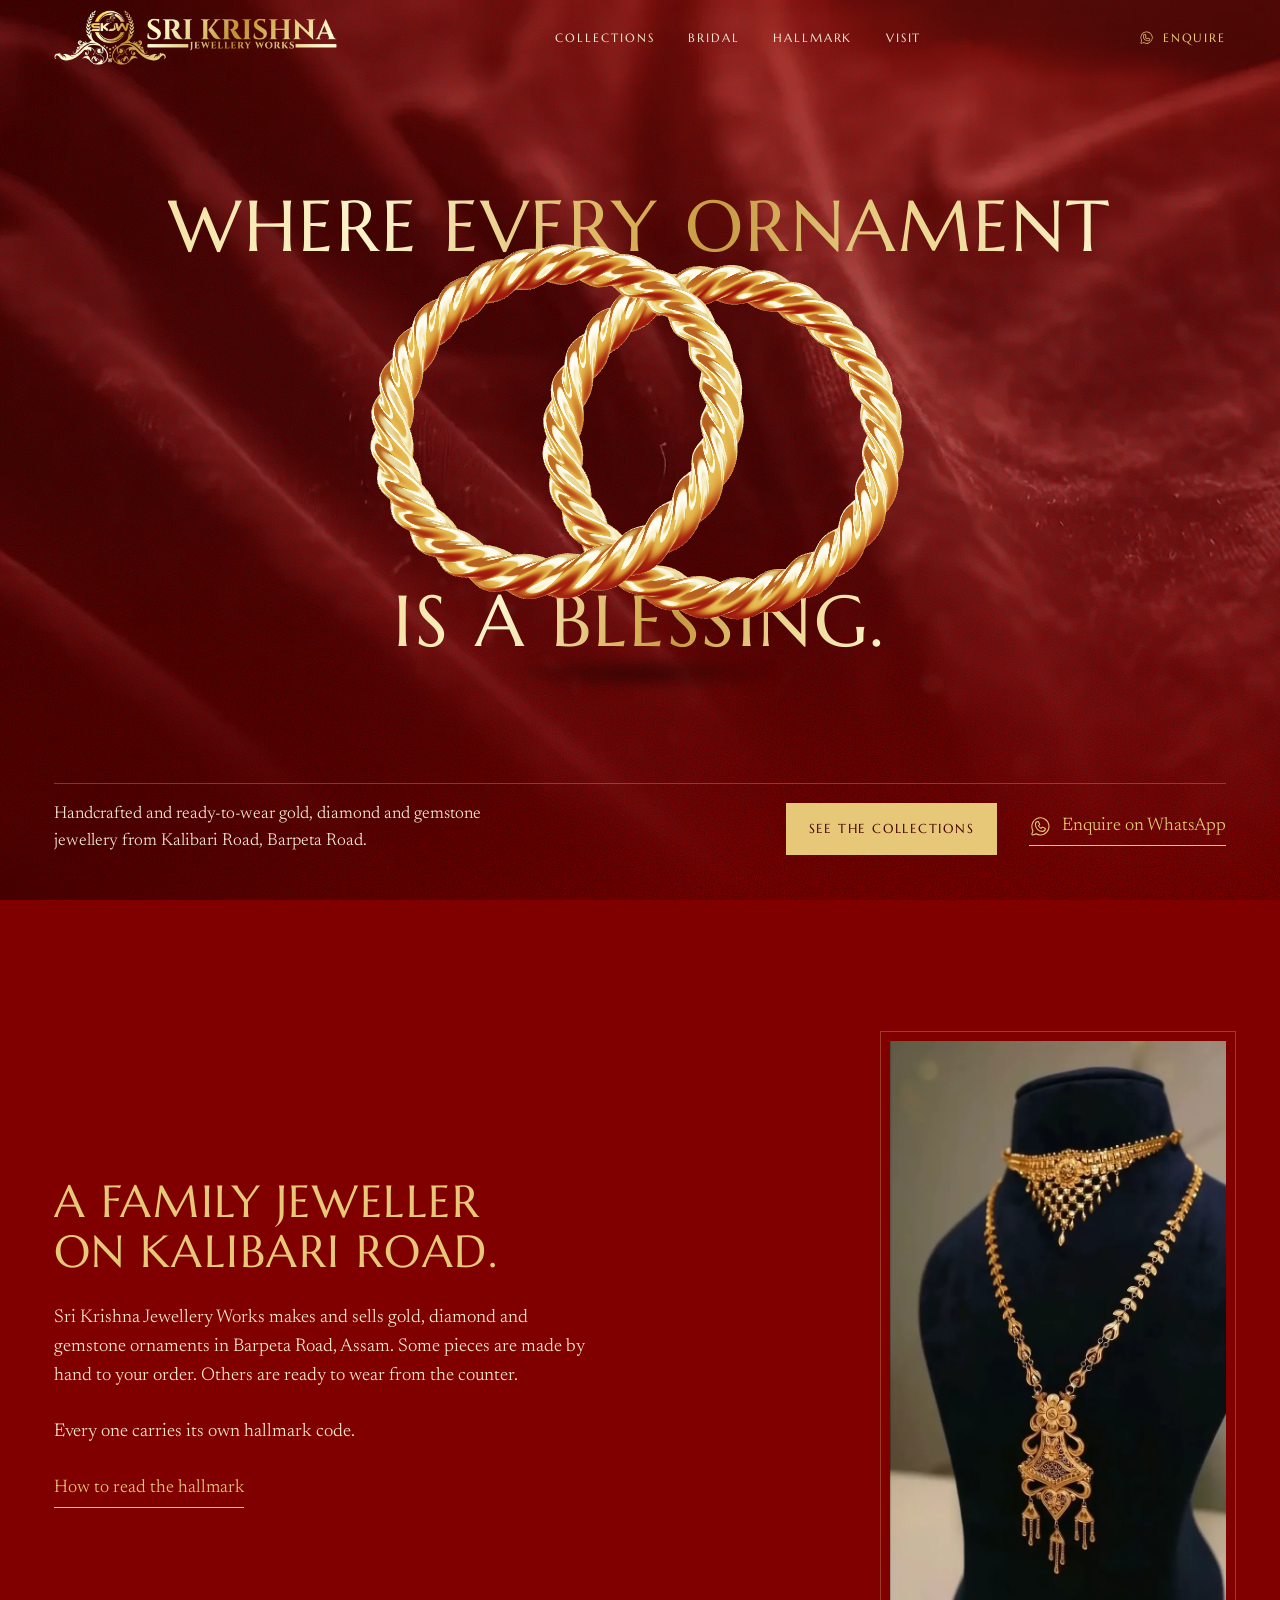
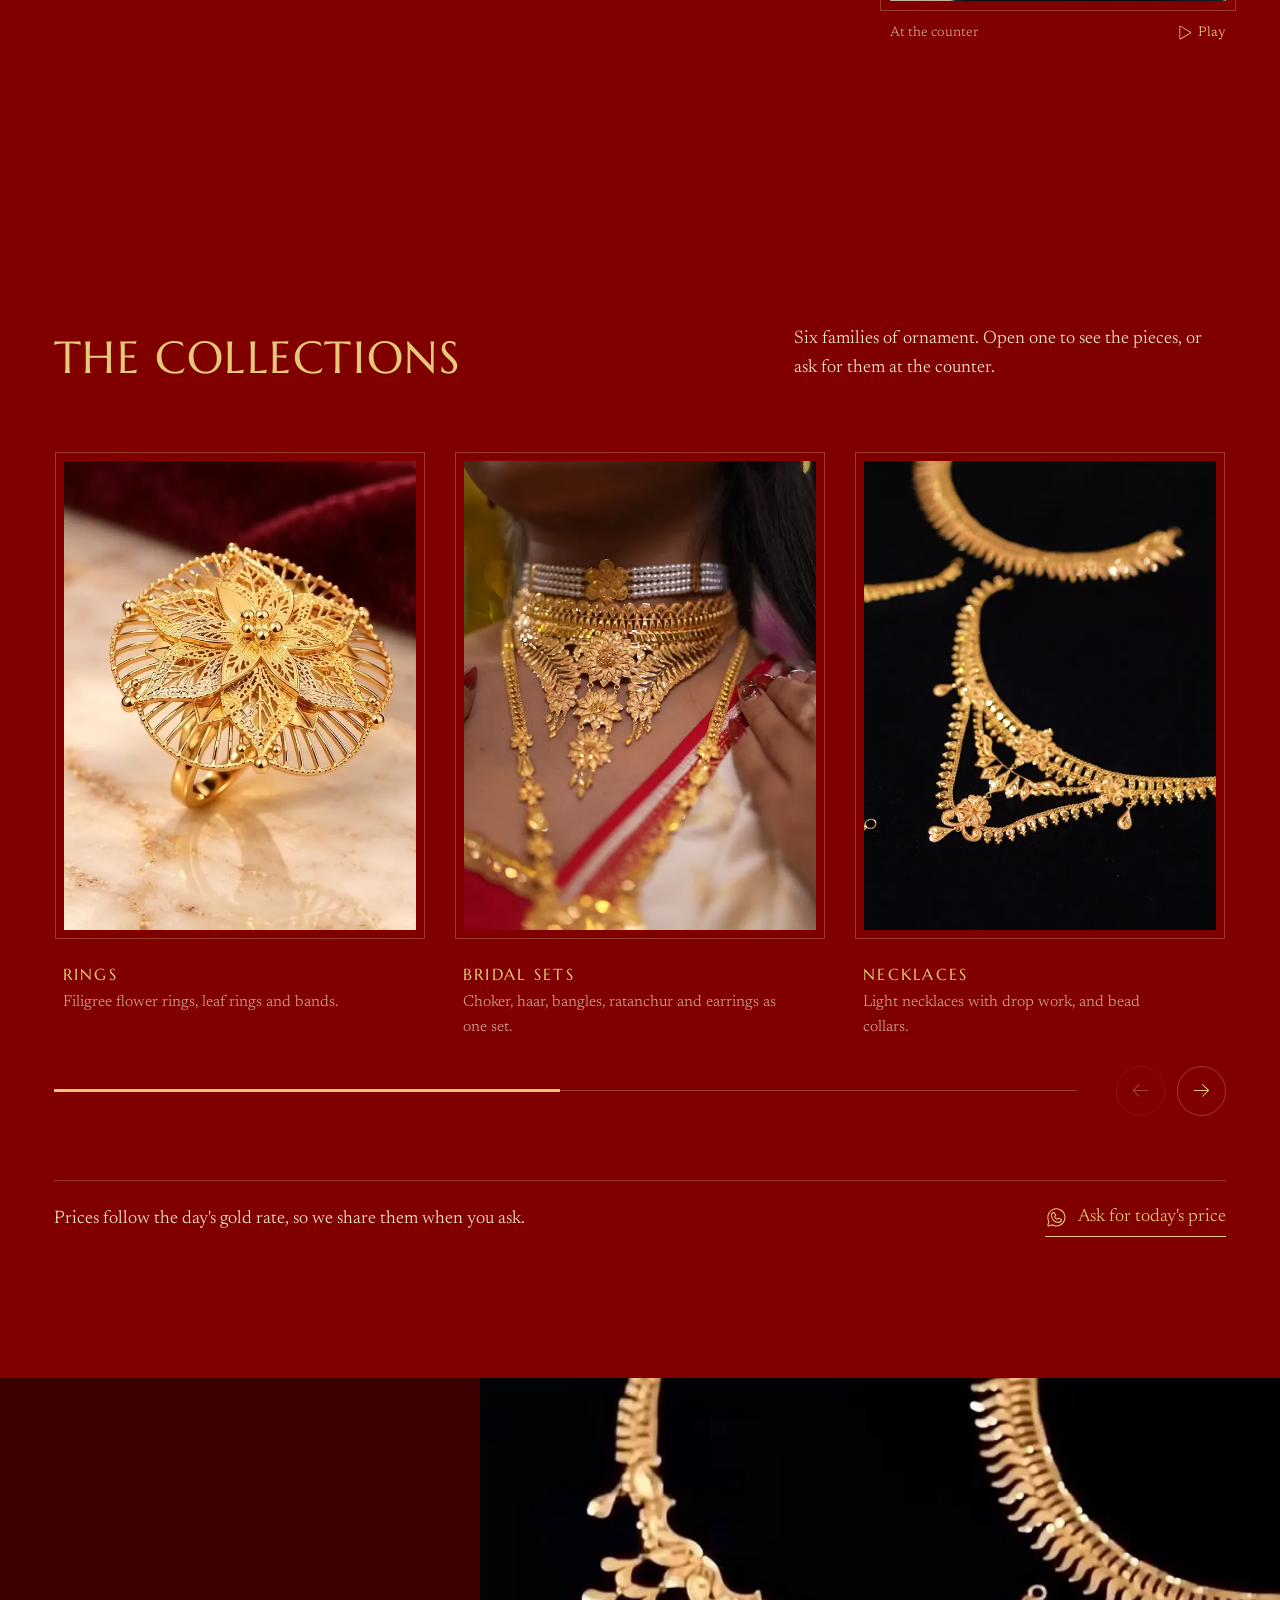
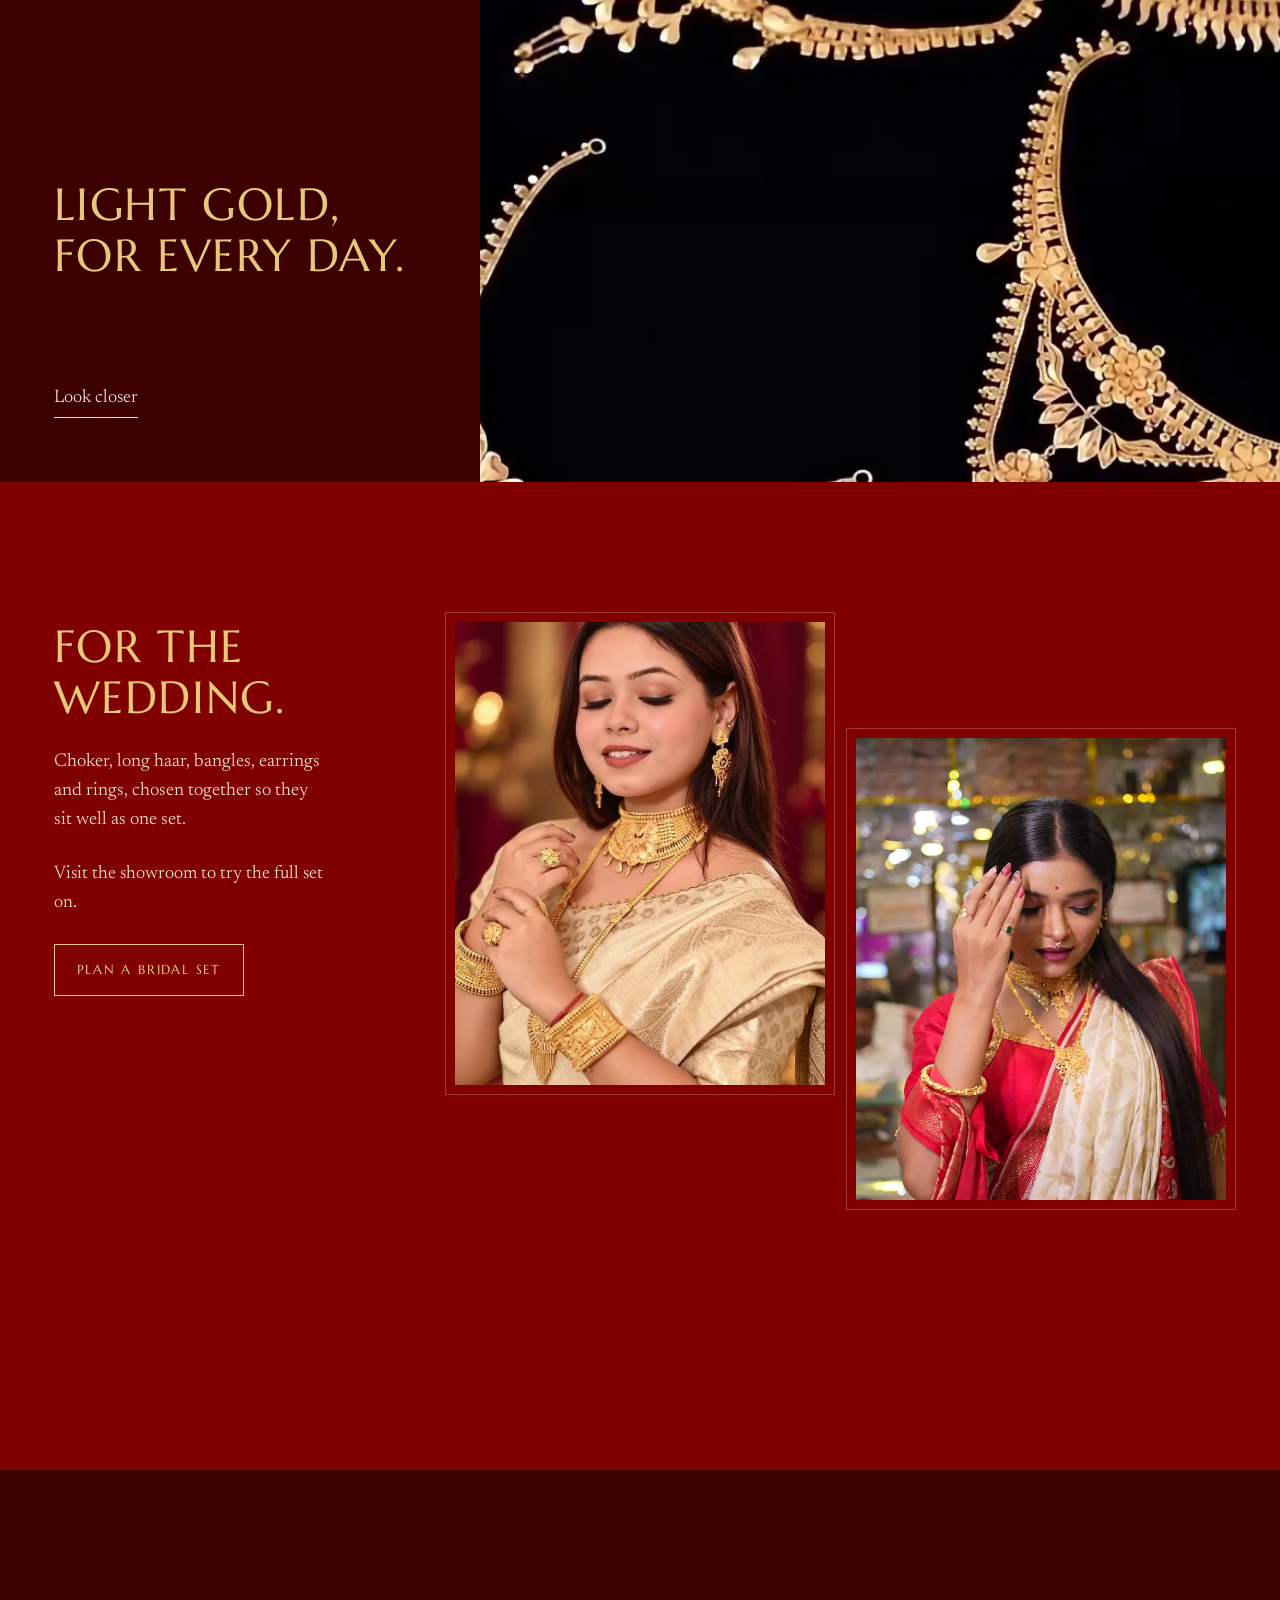
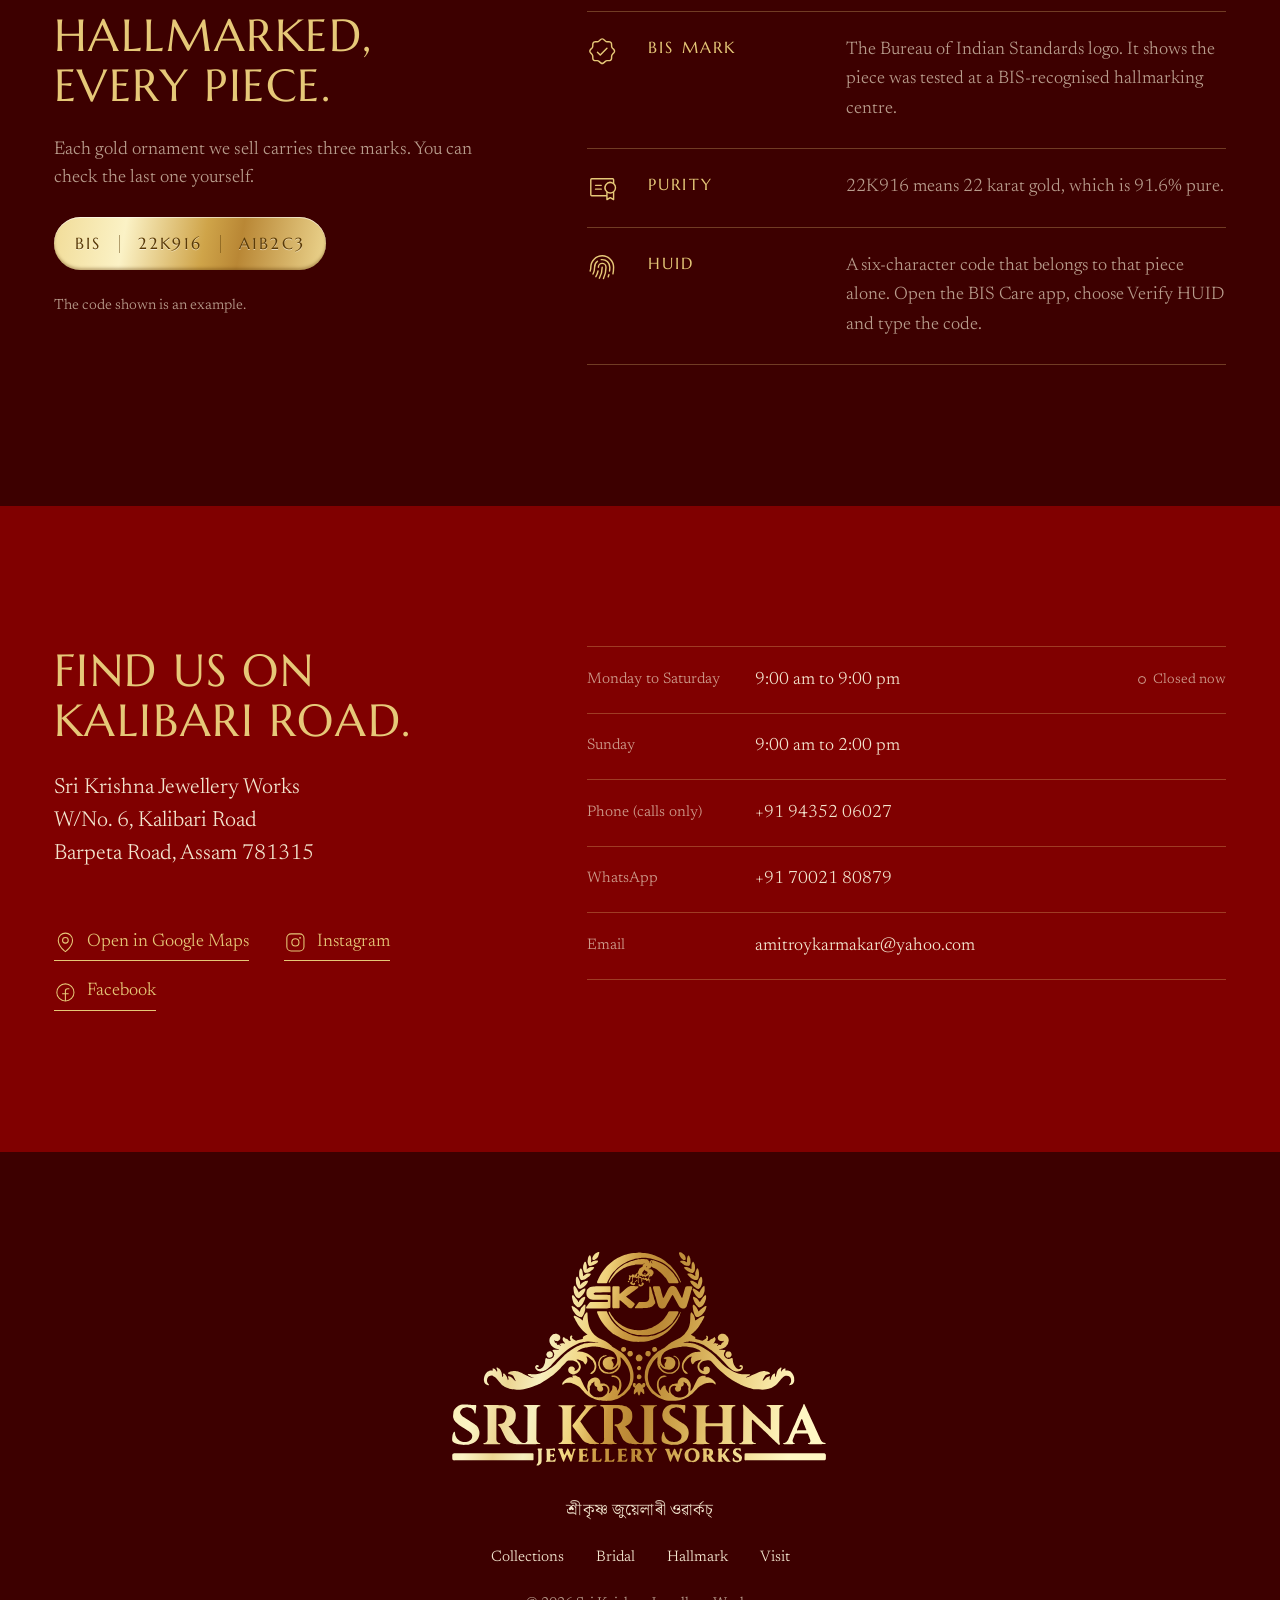
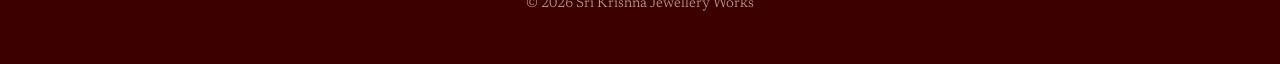
<file: index.html>
<!doctype html>
<!--
  Sri Krishna Jewellery Works, Barpeta Road
  Home page

  Plain HTML, CSS and JavaScript. Upload the folder as it is; there is nothing to build.
  Catalogue: js/pieces.js    Styles: css/style.css    Behaviour: js/site.js
  Phone, WhatsApp, email and hours: the Visit section near the end of index.html,
  and the business details block at the end of the head on both pages.
-->
<html lang="en">
<head>
<meta charset="utf-8">
<meta name="viewport" content="width=device-width,initial-scale=1,viewport-fit=cover">
<title>Sri Krishna Jewellery Works | Hallmarked gold jewellery in Barpeta Road</title>
<meta name="description" content="A family jeweller on Kalibari Road, Barpeta Road, Assam. Handcrafted and ready-to-wear gold, diamond and gemstone jewellery, BIS hallmarked and HUID certified.">
<link rel="canonical" href="https://skjw.in/">
<meta name="theme-color" content="#800000">
<link rel="icon" href="assets/favicon.png" type="image/png">
<link rel="apple-touch-icon" href="assets/apple-touch-icon.png">
<!-- how the link looks when it is shared on WhatsApp, Facebook and others -->
<meta property="og:type" content="website">
<meta property="og:site_name" content="Sri Krishna Jewellery Works">
<meta property="og:title" content="Sri Krishna Jewellery Works | Hallmarked gold jewellery in Barpeta Road">
<meta property="og:description" content="A family jeweller on Kalibari Road, Barpeta Road, Assam. Handcrafted and ready-to-wear gold, diamond and gemstone jewellery, BIS hallmarked and HUID certified.">
<meta property="og:url" content="https://skjw.in/">
<meta property="og:image" content="https://skjw.in/assets/share.jpg">
<meta property="og:locale" content="en_IN">
<meta name="twitter:card" content="summary_large_image">
<!-- fonts: Marcellus for headings, Newsreader for text, Noto Serif Bengali for the Assamese line -->
<link rel="preconnect" href="https://fonts.googleapis.com">
<link rel="preconnect" href="https://fonts.gstatic.com" crossorigin>
<link rel="stylesheet" href="https://fonts.googleapis.com/css2?family=Marcellus&family=Newsreader:ital,opsz,wght@0,6..72,300..500;1,6..72,300..500&family=Noto+Serif+Bengali:wght@400;500&display=swap">
<link rel="preload" as="image" href="assets/logo-wide.webp" type="image/webp">
<link rel="stylesheet" href="css/style.css">
<!-- first visit shows the opening logo; every other page load gets a short wipe -->
<script>(function(d){var r=d.documentElement,first=false;r.classList.add('js');try{first=!sessionStorage.getItem('skjw-seen');sessionStorage.setItem('skjw-seen','1')}catch(e){}r.classList.add(first&&true?'intro':'quick');setTimeout(function(){r.classList.add('is-ready')},4000)})(document);</script>
<!-- business details for Google search: address, phone, hours. Keep in step with the Visit section -->
<script type="application/ld+json">{"@context": "https://schema.org", "@type": "JewelryStore", "name": "Sri Krishna Jewellery Works", "url": "https://skjw.in/", "image": "https://skjw.in/assets/share.jpg", "logo": "https://skjw.in/assets/logo-gold.svg", "telephone": "+91 94352 06027", "email": "amitroykarmakar@yahoo.com", "address": {"@type": "PostalAddress", "streetAddress": "W/No. 6, Kalibari Road", "addressLocality": "Barpeta Road", "addressRegion": "Assam", "postalCode": "781315", "addressCountry": "IN"}, "openingHoursSpecification": [{"@type": "OpeningHoursSpecification", "dayOfWeek": ["Monday", "Tuesday", "Wednesday", "Thursday", "Friday", "Saturday"], "opens": "09:00", "closes": "21:00"}, {"@type": "OpeningHoursSpecification", "dayOfWeek": "Sunday", "opens": "09:00", "closes": "14:00"}], "sameAs": ["https://www.instagram.com/srikrishnajewelleryworks/", "https://www.facebook.com/srikrishnajewellerywork/"]}</script>
</head>
<body>
<!-- icons, drawn once and reused anywhere with <use href="#i-name"> -->
<svg width="0" height="0" style="position:absolute" aria-hidden="true" focusable="false"><defs>
  <symbol id="i-whatsapp" viewBox="0 0 256 256"><path d="M186.68,146.63l-32-16a6,6,0,0,0-6,.38L133,141.46A42.49,42.49,0,0,1,114.54,123L125,107.33a6,6,0,0,0,.38-6l-16-32A6,6,0,0,0,104,66a38,38,0,0,0-38,38,86.1,86.1,0,0,0,86,86,38,38,0,0,0,38-38A6,6,0,0,0,186.68,146.63ZM152,178a74.09,74.09,0,0,1-74-74,26,26,0,0,1,22.42-25.75l12.66,25.32-10.39,15.58a6,6,0,0,0-.54,5.63,54.43,54.43,0,0,0,29.07,29.07,6,6,0,0,0,5.63-.54l15.58-10.39,25.32,12.66A26,26,0,0,1,152,178ZM128,26A102,102,0,0,0,38.35,176.69L26.73,211.56a14,14,0,0,0,17.71,17.71l34.87-11.62A102,102,0,1,0,128,26Zm0,192a90,90,0,0,1-45.06-12.08,6.09,6.09,0,0,0-3-.81,6.2,6.2,0,0,0-1.9.31L40.65,217.88a2,2,0,0,1-2.53-2.53L50.58,178a6,6,0,0,0-.5-4.91A90,90,0,1,1,128,218Z"></path></symbol>
  <symbol id="i-phone" viewBox="0 0 256 256"><path d="M221.59,160.3l-47.24-21.17a14,14,0,0,0-13.28,1.22,4.81,4.81,0,0,0-.56.42l-24.69,21a1.88,1.88,0,0,1-1.68.06c-15.87-7.66-32.31-24-40-39.65a1.91,1.91,0,0,1,0-1.68l21.07-25a6.13,6.13,0,0,0,.42-.58,14,14,0,0,0,1.12-13.27L95.73,34.49a14,14,0,0,0-14.56-8.38A54.24,54.24,0,0,0,34,80c0,78.3,63.7,142,142,142a54.25,54.25,0,0,0,53.89-47.17A14,14,0,0,0,221.59,160.3ZM176,210C104.32,210,46,151.68,46,80A42.23,42.23,0,0,1,82.67,38h.23a2,2,0,0,1,1.84,1.31l21.1,47.11a2,2,0,0,1,0,1.67L84.73,113.15a4.73,4.73,0,0,0-.43.57,14,14,0,0,0-.91,13.73c8.87,18.16,27.17,36.32,45.53,45.19a14,14,0,0,0,13.77-1c.19-.13.38-.27.56-.42l24.68-21a1.92,1.92,0,0,1,1.6-.1l47.25,21.17a2,2,0,0,1,1.21,2A42.24,42.24,0,0,1,176,210Z"></path></symbol>
  <symbol id="i-pin" viewBox="0 0 256 256"><path d="M128,66a38,38,0,1,0,38,38A38,38,0,0,0,128,66Zm0,64a26,26,0,1,1,26-26A26,26,0,0,1,128,130Zm0-112a86.1,86.1,0,0,0-86,86c0,30.91,14.34,63.74,41.47,94.94a252.32,252.32,0,0,0,41.09,38,6,6,0,0,0,6.88,0,252.32,252.32,0,0,0,41.09-38c27.13-31.2,41.47-64,41.47-94.94A86.1,86.1,0,0,0,128,18Zm0,206.51C113,212.93,54,163.62,54,104a74,74,0,0,1,148,0C202,163.62,143,212.93,128,224.51Z"></path></symbol>
  <symbol id="i-instagram" viewBox="0 0 256 256"><path d="M128,82a46,46,0,1,0,46,46A46.06,46.06,0,0,0,128,82Zm0,80a34,34,0,1,1,34-34A34,34,0,0,1,128,162ZM176,26H80A54.06,54.06,0,0,0,26,80v96a54.06,54.06,0,0,0,54,54h96a54.06,54.06,0,0,0,54-54V80A54.06,54.06,0,0,0,176,26Zm42,150a42,42,0,0,1-42,42H80a42,42,0,0,1-42-42V80A42,42,0,0,1,80,38h96a42,42,0,0,1,42,42ZM190,76a10,10,0,1,1-10-10A10,10,0,0,1,190,76Z"></path></symbol>
  <symbol id="i-facebook" viewBox="0 0 256 256"><path d="M128,26A102,102,0,1,0,230,128,102.12,102.12,0,0,0,128,26Zm6,191.8V150h26a6,6,0,0,0,0-12H134V112a18,18,0,0,1,18-18h16a6,6,0,0,0,0-12H152a30,30,0,0,0-30,30v26H96a6,6,0,0,0,0,12h26v67.8a90,90,0,1,1,12,0Z"></path></symbol>
  <symbol id="i-seal" viewBox="0 0 256 256"><path d="M224.42,104.2c-3.9-4.07-7.93-8.27-9.55-12.18-1.5-3.63-1.58-9-1.67-14.68-.14-9.38-.3-20-7.42-27.12S188,42.94,178.66,42.8c-5.68-.09-11-.17-14.68-1.67-3.91-1.62-8.11-5.65-12.18-9.55C145.16,25.22,137.64,18,128,18s-17.16,7.22-23.8,13.58c-4.07,3.9-8.27,7.93-12.18,9.55-3.63,1.5-9,1.58-14.68,1.67-9.38.14-20,.3-27.12,7.42S42.94,68,42.8,77.34c-.09,5.68-.17,11-1.67,14.68-1.62,3.91-5.65,8.11-9.55,12.18C25.22,110.84,18,118.36,18,128s7.22,17.16,13.58,23.8c3.9,4.07,7.93,8.27,9.55,12.18,1.5,3.63,1.58,9,1.67,14.68.14,9.38.3,20,7.42,27.12S68,213.06,77.34,213.2c5.68.09,11,.17,14.68,1.67,3.91,1.62,8.11,5.65,12.18,9.55C110.84,230.78,118.36,238,128,238s17.16-7.22,23.8-13.58c4.07-3.9,8.27-7.93,12.18-9.55,3.63-1.5,9-1.58,14.68-1.67,9.38-.14,20-.3,27.12-7.42s7.28-17.74,7.42-27.12c.09-5.68.17-11,1.67-14.68,1.62-3.91,5.65-8.11,9.55-12.18C230.78,145.16,238,137.64,238,128S230.78,110.84,224.42,104.2Zm-8.66,39.3c-4.67,4.86-9.5,9.9-12,15.9-2.38,5.74-2.48,12.52-2.58,19.08-.11,7.44-.23,15.14-3.9,18.82s-11.38,3.79-18.82,3.9c-6.56.1-13.34.2-19.08,2.58-6,2.48-11,7.31-15.91,12-5.25,5-10.68,10.24-15.49,10.24s-10.24-5.21-15.5-10.24c-4.86-4.67-9.9-9.5-15.9-12-5.74-2.38-12.52-2.48-19.08-2.58-7.44-.11-15.14-.23-18.82-3.9s-3.79-11.38-3.9-18.82c-.1-6.56-.2-13.34-2.58-19.08-2.48-6-7.31-11-12-15.91C35.21,138.24,30,132.81,30,128s5.21-10.24,10.24-15.5c4.67-4.86,9.5-9.9,12-15.9,2.38-5.74,2.48-12.52,2.58-19.08.11-7.44.23-15.14,3.9-18.82s11.38-3.79,18.82-3.9c6.56-.1,13.34-.2,19.08-2.58,6-2.48,11-7.31,15.91-12C117.76,35.21,123.19,30,128,30s10.24,5.21,15.5,10.24c4.86,4.67,9.9,9.5,15.9,12,5.74,2.38,12.52,2.48,19.08,2.58,7.44.11,15.14.23,18.82,3.9s3.79,11.38,3.9,18.82c.1,6.56.2,13.34,2.58,19.08,2.48,6,7.31,11,12,15.91,5,5.25,10.24,10.68,10.24,15.49S220.79,138.24,215.76,143.5ZM172.24,99.76a6,6,0,0,1,0,8.48l-56,56a6,6,0,0,1-8.48,0l-24-24a6,6,0,0,1,8.48-8.48L112,151.51l51.76-51.75A6,6,0,0,1,172.24,99.76Z"></path></symbol>
  <symbol id="i-certificate" viewBox="0 0 256 256"><path d="M126,136a6,6,0,0,1-6,6H72a6,6,0,0,1,0-12h48A6,6,0,0,1,126,136Zm-6-38H72a6,6,0,0,0,0,12h48a6,6,0,0,0,0-12Zm110,62.62V224a6,6,0,0,1-9,5.21l-25-14.3-25,14.3a6,6,0,0,1-9-5.21V198H40a14,14,0,0,1-14-14V56A14,14,0,0,1,40,42H216a14,14,0,0,1,14,14V87.38a49.91,49.91,0,0,1,0,73.24ZM196,86a38,38,0,1,0,38,38A38,38,0,0,0,196,86ZM162,186V160.62a50,50,0,0,1,56-81.51V56a2,2,0,0,0-2-2H40a2,2,0,0,0-2,2V184a2,2,0,0,0,2,2Zm56-17.11a49.91,49.91,0,0,1-44,0v44.77l19-10.87a6,6,0,0,1,6,0l19,10.87Z"></path></symbol>
  <symbol id="i-fingerprint" viewBox="0 0 256 256"><path d="M70,128a132.68,132.68,0,0,1-14,59.58,6,6,0,0,1-5.38,3.33,6,6,0,0,1-5.36-8.67A120.74,120.74,0,0,0,58,128,69.72,69.72,0,0,1,84.25,73.36a6,6,0,0,1,7.51,9.37A57.73,57.73,0,0,0,70,128Zm58-6a6,6,0,0,0-6,6,186.07,186.07,0,0,1-23.23,90.07,6,6,0,0,0,10.5,5.82A198.14,198.14,0,0,0,134,128,6,6,0,0,0,128,122Zm0-32a38,38,0,0,0-38,38,6,6,0,0,0,12,0,26,26,0,0,1,52,0,216.06,216.06,0,0,1-20.71,92.85A6,6,0,1,0,144.16,226,227.94,227.94,0,0,0,166,128,38,38,0,0,0,128,90Zm0-64A102.11,102.11,0,0,0,26,128a90,90,0,0,1-5.12,30,6,6,0,1,0,11.31,4A101.83,101.83,0,0,0,38,128a90,90,0,0,1,180,0,284.7,284.7,0,0,1-5.33,54.84,6,6,0,0,0,4.72,7.05,6.8,6.8,0,0,0,1.17.11,6,6,0,0,0,5.88-4.84A295.92,295.92,0,0,0,230,128,102.12,102.12,0,0,0,128,26ZM94,154.13a6,6,0,0,0-7.07,4.69,152.82,152.82,0,0,1-17.44,46,6,6,0,0,0,10.4,6,164.77,164.77,0,0,0,18.8-49.65A6,6,0,0,0,94,154.13ZM128,58a70.76,70.76,0,0,0-8.75.54,6,6,0,1,0,1.49,11.91A58,58,0,0,1,186,128a252.27,252.27,0,0,1-1.94,31.26,6,6,0,0,0,5.21,6.69,6.59,6.59,0,0,0,.75,0,6,6,0,0,0,5.95-5.26A266.46,266.46,0,0,0,198,128,70.08,70.08,0,0,0,128,58ZM185.44,186.2a6,6,0,0,0-7.31,4.31c-1.47,5.74-3.18,11.49-5.06,17.09a6,6,0,0,0,11.38,3.82c2-5.88,3.75-11.9,5.3-17.92A6,6,0,0,0,185.44,186.2Z"></path></symbol>
  <symbol id="i-menu" viewBox="0 0 256 256"><path d="M222,128a6,6,0,0,1-6,6H40a6,6,0,0,1,0-12H216A6,6,0,0,1,222,128ZM40,70H216a6,6,0,0,0,0-12H40a6,6,0,0,0,0,12ZM216,186H40a6,6,0,0,0,0,12H216a6,6,0,0,0,0-12Z"></path></symbol>
  <symbol id="i-close" viewBox="0 0 256 256"><path d="M204.24,195.76a6,6,0,1,1-8.48,8.48L128,136.49,60.24,204.24a6,6,0,0,1-8.48-8.48L119.51,128,51.76,60.24a6,6,0,0,1,8.48-8.48L128,119.51l67.76-67.75a6,6,0,0,1,8.48,8.48L136.49,128Z"></path></symbol>
  <symbol id="i-play" viewBox="0 0 256 256"><path d="M231.36,116.19,87.28,28.06a14,14,0,0,0-14.18-.27A13.69,13.69,0,0,0,66,39.87V216.13a13.69,13.69,0,0,0,7.1,12.08,14,14,0,0,0,14.18-.27l144.08-88.13a13.82,13.82,0,0,0,0-23.62Zm-6.26,13.38L81,217.7a2,2,0,0,1-2.06,0,1.78,1.78,0,0,1-1-1.61V39.87a1.78,1.78,0,0,1,1-1.61A2.06,2.06,0,0,1,80,38a2,2,0,0,1,1,.31L225.1,126.43a1.82,1.82,0,0,1,0,3.14Z"></path></symbol>
  <symbol id="i-pause" viewBox="0 0 256 256"><path d="M200,34H160a14,14,0,0,0-14,14V208a14,14,0,0,0,14,14h40a14,14,0,0,0,14-14V48A14,14,0,0,0,200,34Zm2,174a2,2,0,0,1-2,2H160a2,2,0,0,1-2-2V48a2,2,0,0,1,2-2h40a2,2,0,0,1,2,2ZM96,34H56A14,14,0,0,0,42,48V208a14,14,0,0,0,14,14H96a14,14,0,0,0,14-14V48A14,14,0,0,0,96,34Zm2,174a2,2,0,0,1-2,2H56a2,2,0,0,1-2-2V48a2,2,0,0,1,2-2H96a2,2,0,0,1,2,2Z"></path></symbol>
  <symbol id="i-arrow-left" viewBox="0 0 256 256"><path d="M222,128a6,6,0,0,1-6,6H54.49l61.75,61.76a6,6,0,1,1-8.48,8.48l-72-72a6,6,0,0,1,0-8.48l72-72a6,6,0,0,1,8.48,8.48L54.49,122H216A6,6,0,0,1,222,128Z"></path></symbol>
  <symbol id="i-arrow-right" viewBox="0 0 256 256"><path d="M220.24,132.24l-72,72a6,6,0,0,1-8.48-8.48L201.51,134H40a6,6,0,0,1,0-12H201.51L139.76,60.24a6,6,0,0,1,8.48-8.48l72,72A6,6,0,0,1,220.24,132.24Z"></path></symbol>
</defs></svg>

<div class="site" id="top">
<!-- opening logo (first visit) and the wipe between pages -->
<div class="curtain" aria-hidden="true"><img src="assets/logo-wide.webp" alt="" width="938" height="180"></div>
<div class="wipe" aria-hidden="true"></div>
<!-- top bar. On phones the links fold into the menu below -->
<header class="nav">
  <a class="brand" href="#top" aria-label="Sri Krishna Jewellery Works, home">
    <img class="brand-logo" src="assets/logo-wide.webp" alt="" width="938" height="180">
  </a>
  <nav class="nav-links" aria-label="Main">
    <a href="collections.html">Collections</a>
    <a href="#bridal">Bridal</a>
    <a href="#hallmark">Hallmark</a>
    <a href="#visit">Visit</a>
  </nav>
  <a class="nav-cta" href="https://wa.me/917002180879?text=Hello%2C%20I%20saw%20your%20website%20and%20would%20like%20to%20ask%20about%20a%20piece." target="_blank" rel="noopener"><svg class="ic" viewBox="0 0 256 256" aria-hidden="true"><use href="#i-whatsapp"/></svg>Enquire</a>
  <button class="menu-btn" type="button" aria-expanded="false" aria-controls="menu" aria-label="Open menu"><svg viewBox="0 0 256 256" aria-hidden="true"><use href="#i-menu"/></svg></button>
</header>
<!-- full-screen menu for phones and small tablets -->
<div class="menu" id="menu">
  <a href="collections.html"><span>Collections</span></a>
  <a href="#bridal"><span>Bridal</span></a>
  <a href="#hallmark"><span>Hallmark</span></a>
  <a href="#visit"><span>Visit</span></a>
  <a href="https://wa.me/917002180879?text=Hello%2C%20I%20saw%20your%20website%20and%20would%20like%20to%20ask%20about%20a%20piece." target="_blank" rel="noopener"><span>Enquire on WhatsApp</span></a>
</div>

<main>

<!-- HERO: the 3D bangles sit between the two lines of the headline -->
<section class="hero enter" aria-label="Introduction">
  <div class="hero-bg" data-film="assets/velvet-loop.mp4" aria-hidden="true"></div>
  <h1 class="sr">Where every ornament is a blessing.</h1>
  <div class="hero-stage" aria-hidden="true">
    <div class="display h-hero"><span class="ln"><span class="foil">Where every ornament</span></span></div>
    <div class="hero-object">
      <canvas id="bangle"></canvas>
      <div class="hero-fallback" hidden><img src="assets/bangles-still.webp" alt="" width="1200" height="1200"></div>
    </div>
    <div class="display h-hero"><span class="ln"><span class="foil">is a blessing.</span></span></div>
  </div>
  <div class="hero-foot fade">
    <p class="lede">Handcrafted and ready-to-wear gold, diamond and gemstone jewellery from Kalibari Road, Barpeta Road.</p>
    <div class="hero-actions">
      <a class="btn solid" href="collections.html">See the collections</a>
      <a class="link" href="https://wa.me/917002180879?text=Hello%2C%20I%20saw%20your%20website%20and%20would%20like%20to%20ask%20about%20a%20piece." target="_blank" rel="noopener"><svg class="ic" viewBox="0 0 256 256" aria-hidden="true"><use href="#i-whatsapp"/></svg>Enquire on WhatsApp</a>
    </div>
  </div>
</section>

<!-- HOUSE: about the shop, with a short film beside it -->
<section class="sec house" id="house">
  <div class="house-copy">
    <h2 class="display h-sec" data-rv="line"><span>A family jeweller on Kalibari Road.</span></h2>
    <p class="lede" data-rv="up" data-d="1">Sri Krishna Jewellery Works makes and sells gold, diamond and gemstone ornaments in Barpeta Road, Assam. Some pieces are made by hand to your order. Others are ready to wear from the counter.</p>
    <p class="lede" data-rv="up" data-d="2">Every one carries its own hallmark code.</p>
    <p data-rv="up" data-d="3"><a class="link" href="#hallmark">How to read the hallmark</a></p>
  </div>
  <figure class="film">
    <div class="film-frame framed" data-rv="img">
      <video data-auto src="assets/necklace-loop.mp4" poster="assets/necklace-poster.webp" muted loop playsinline preload="metadata" aria-label="Light moving across a gold choker and long necklace on a navy velvet bust"></video>
    </div>
    <figcaption><span>At the counter</span><button type="button" class="film-btn" aria-pressed="false"><svg class="ic" viewBox="0 0 256 256" aria-hidden="true"><use href="#i-play"/></svg><span>Play</span></button></figcaption>
  </figure>
</section>

<!-- COLLECTIONS: a tray you slide sideways with the arrows, a drag or a swipe. Each tile opens that family on the Collections page. -->
<section class="sec" id="collections">
  <div class="sec-head">
    <h2 class="display h-sec" data-rv="line"><span>The collections</span></h2>
    <p data-rv="up" data-d="1">Six families of ornament. Open one to see the pieces, or ask for them at the counter.</p>
  </div>
  <div class="rail">
    <a class="tile" href="collections.html#rings">
      <div class="tile-img" data-rv="img" data-wait="0"><video data-auto src="assets/ring-loop.mp4" poster="assets/ring-poster.webp" muted loop playsinline preload="none" aria-label="A slow move around a gold filigree flower ring on marble"></video></div>
      <div class="tile-txt"><h3>Rings</h3><p>Filigree flower rings, leaf rings and bands.</p></div>
    </a>
    <a class="tile" href="collections.html#bridal">
      <div class="tile-img" data-rv="img" data-wait="110"><video data-auto src="assets/bride-close-loop.mp4" poster="assets/bride-close-loop-poster.webp" muted loop playsinline preload="none" aria-label="A bride's gold choker and long haar, rising to her smile"></video></div>
      <div class="tile-txt"><h3>Bridal sets</h3><p>Choker, haar, bangles, ratanchur and earrings as one set.</p></div>
    </a>
    <a class="tile" href="collections.html#necklaces">
      <div class="tile-img" data-rv="img" data-wait="220"><video data-auto src="assets/necklaces-loop.mp4" poster="assets/necklaces-loop-poster.webp" muted loop playsinline preload="none" aria-label="Two light gold necklaces on black velvet"></video></div>
      <div class="tile-txt"><h3>Necklaces</h3><p>Light necklaces with drop work, and bead collars.</p></div>
    </a>
    <a class="tile" href="collections.html#bangles">
      <div class="tile-img" data-rv="img" data-wait="330"><video data-auto src="assets/shakha-loop.mp4" poster="assets/shakha-loop-poster.webp" muted loop playsinline preload="none" aria-label="Carved shakha with gold work turned slowly in the hand"></video></div>
      <div class="tile-txt"><h3>Bangles and shakha</h3><p>Shakha and pola with gold work, and gold bangles.</p></div>
    </a>
    <a class="tile" href="collections.html#earrings">
      <div class="tile-img" data-rv="img" data-wait="0"><video data-auto src="assets/earring-box-loop.mp4" poster="assets/earring-box-loop-poster.webp" muted loop playsinline preload="none" aria-label="A slow move across gold drop earrings in the Sri Krishna Jewellery Works velvet box"></video></div>
      <div class="tile-txt"><h3>Earrings</h3><p>Jhumka, chandbali and drops.</p></div>
    </a>
    <a class="tile" href="collections.html#sets">
      <div class="tile-img" data-rv="img" data-wait="110"><video data-auto src="assets/necklace-loop.mp4" poster="assets/necklace-poster.webp" muted loop playsinline preload="none" aria-label="Light moving across a gold choker and long pendant necklace on a navy bust"></video></div>
      <div class="tile-txt"><h3>Chokers and long sets</h3><p>A choker worn with a long haar.</p></div>
    </a>
  </div>
  <div class="tray-ui">
    <div class="rail-bar" aria-hidden="true"><i></i></div>
    <div class="rail-btns">
      <button type="button" class="rail-btn" data-dir="-1" aria-label="Earlier collections"><svg viewBox="0 0 256 256" aria-hidden="true"><use href="#i-arrow-left"/></svg></button>
      <button type="button" class="rail-btn" data-dir="1" aria-label="More collections"><svg viewBox="0 0 256 256" aria-hidden="true"><use href="#i-arrow-right"/></svg></button>
    </div>
  </div>
  <div class="note" data-rv="up">
    <p>Prices follow the day's gold rate, so we share them when you ask.</p>
    <a class="link" href="https://wa.me/917002180879?text=Hello%2C%20I%20would%20like%20to%20know%20today%27s%20price%20for%20a%20piece%20on%20your%20website." target="_blank" rel="noopener"><svg class="ic" viewBox="0 0 256 256" aria-hidden="true"><use href="#i-whatsapp"/></svg>Ask for today's price</a>
  </div>
</section>

<!-- FEATURED PIECE: to change the film, replace assets/light-necklaces-wide.mp4 and its poster -->
<section class="band feature" aria-label="Featured piece">
  <div class="feature-copy">
    <h2 class="display h-sec" data-rv="line"><span>Light gold, for every day.</span></h2>
    <p class="muted" data-rv="up" data-d="1">Fine necklaces with drop work and leaf links, made light enough to wear from morning to night.</p>
    <p data-rv="up" data-d="2"><a class="link" href="collections.html#light-necklaces">Look closer</a></p>
  </div>
  <div class="feature-img" data-rv="img"><video data-auto src="assets/light-necklaces-wide.mp4" poster="assets/light-necklaces-wide-poster.webp" muted loop playsinline preload="none" data-par=".08" aria-label="Four light gold necklaces laid out on black velvet, with a hand beside them"></video></div>
</section>

<!-- BRIDAL: two short films, the cream saree and the red-and-white saree -->
<section class="sec" id="bridal">
  <div class="bridal-grid">
    <div class="bridal-copy">
      <h2 class="display h-sec" data-rv="line"><span>For the wedding.</span></h2>
      <p class="lede" data-rv="up" data-d="1">Choker, long haar, bangles, earrings and rings, chosen together so they sit well as one set.</p>
      <p data-rv="up" data-d="2">Visit the showroom to try the full set on.</p>
      <p data-rv="up" data-d="3"><a class="btn" href="https://wa.me/917002180879?text=Hello%2C%20I%20would%20like%20to%20plan%20a%20bridal%20set." target="_blank" rel="noopener">Plan a bridal set</a></p>
    </div>
    <div class="shot shot-1" data-rv="img"><video data-auto src="assets/model-cream-smile.mp4" poster="assets/model-cream-smile-poster.webp" muted loop playsinline preload="none" aria-label="A woman in a cream silk saree wearing a gold choker, long necklace, earrings, rings and bangles"></video></div>
    <div class="shot shot-2" data-rv="img"><video data-auto src="assets/model-loop.mp4" poster="assets/model-loop-poster.webp" muted loop playsinline preload="none" aria-label="A bride in a white and red saree turning to smile, wearing a gold choker, layered necklace and bangles"></video></div>
  </div>
</section>

<!-- HALLMARK: the three marks on every gold piece. The HUID in the gold stamp is a sample code -->
<section class="band marks" id="hallmark">
  <div class="marks-intro">
    <h2 class="display h-sec" data-rv="line"><span>Hallmarked, every piece.</span></h2>
    <p class="muted lede" data-rv="up" data-d="1">Each gold ornament we sell carries three marks. You can check the last one yourself.</p>
    <div class="stamp" data-rv="up" data-d="2" role="img" aria-label="Example of the marks stamped on a piece: BIS, 22K916 and a six-character code"><span>BIS</span><i></i><span>22K916</span><i></i><span>A1B2C3</span></div>
    <p class="small" data-rv="up" data-d="2">The code shown is an example.</p>
  </div>
  <div class="mark-list">
    <div class="mark" data-rv="up">
      <svg viewBox="0 0 256 256" aria-hidden="true"><use href="#i-seal"/></svg>
      <h3>BIS mark</h3>
      <p>The Bureau of Indian Standards logo. It shows the piece was tested at a BIS-recognised hallmarking centre.</p>
    </div>
    <div class="mark" data-rv="up" data-d="1">
      <svg viewBox="0 0 256 256" aria-hidden="true"><use href="#i-certificate"/></svg>
      <h3>Purity</h3>
      <p>22K916 means 22 karat gold, which is 91.6% pure.</p>
    </div>
    <div class="mark" data-rv="up" data-d="2">
      <svg viewBox="0 0 256 256" aria-hidden="true"><use href="#i-fingerprint"/></svg>
      <h3>HUID</h3>
      <p>A six-character code that belongs to that piece alone. Open the BIS Care app, choose Verify HUID and type the code.</p>
    </div>
  </div>
</section>

<!-- VISIT: hours, calls, WhatsApp and email. If the hours change, also change the "Open now" times in js/site.js (block 7) -->
<section class="sec visit" id="visit">
  <div class="visit-head">
    <h2 class="display h-sec" data-rv="line"><span>Find us on Kalibari Road.</span></h2>
    <address data-rv="up" data-d="1">Sri Krishna Jewellery Works<br>W/No. 6, Kalibari Road<br>Barpeta Road, Assam 781315</address>
    <div class="visit-links" data-rv="up" data-d="2">
      <a class="link" href="https://share.google/mVdcRTCF7hmpxjiUc" target="_blank" rel="noopener"><svg class="ic" viewBox="0 0 256 256" aria-hidden="true"><use href="#i-pin"/></svg>Open in Google Maps</a>
      <a class="link" href="https://www.instagram.com/srikrishnajewelleryworks/" target="_blank" rel="noopener"><svg class="ic" viewBox="0 0 256 256" aria-hidden="true"><use href="#i-instagram"/></svg>Instagram</a>
      <a class="link" href="https://www.facebook.com/srikrishnajewellerywork/" target="_blank" rel="noopener"><svg class="ic" viewBox="0 0 256 256" aria-hidden="true"><use href="#i-facebook"/></svg>Facebook</a>
    </div>
  </div>
  <dl class="rows" data-rv="up" data-d="1">
    <div class="row"><dt>Monday to Saturday</dt><dd>9:00 am to 9:00 pm</dd><span class="open-now" data-days="1-6" hidden></span></div>
    <div class="row"><dt>Sunday</dt><dd>9:00 am to 2:00 pm</dd><span class="open-now" data-days="0" hidden></span></div>
    <div class="row"><dt>Phone (calls only)</dt><dd><a id="v-phone" href="tel:+919435206027">+91 94352 06027</a></dd></div>
    <div class="row"><dt>WhatsApp</dt><dd><a id="v-wa" href="https://wa.me/917002180879?text=Hello%2C%20I%20saw%20your%20website%20and%20would%20like%20to%20ask%20about%20a%20piece." target="_blank" rel="noopener">+91 70021 80879</a></dd></div>
    <div class="row"><dt>Email</dt><dd><a id="v-mail" href="mailto:amitroykarmakar@yahoo.com">amitroykarmakar@yahoo.com</a></dd></div>
  </dl>
</section>

</main>

<!-- FOOTER -->
<footer class="band foot">
  <img class="foot-logo" src="assets/logo-gold.svg" alt="Sri Krishna Jewellery Works" width="400" height="233" loading="lazy">
  <p class="as" lang="as">শ্ৰীকৃষ্ণ জুয়েলাৰী ওৱাৰ্কচ্</p>
  <nav aria-label="Footer">
    <a href="collections.html">Collections</a><a href="#bridal">Bridal</a><a href="#hallmark">Hallmark</a><a href="#visit">Visit</a>
  </nav>
  <p class="small">© 2026 Sri Krishna Jewellery Works</p>
</footer>
</div>
<!-- scripts run after the page has been drawn -->
<script src="js/site.js" defer></script>
<script src="js/bangle.js" defer></script>
</body>
</html>
</file>
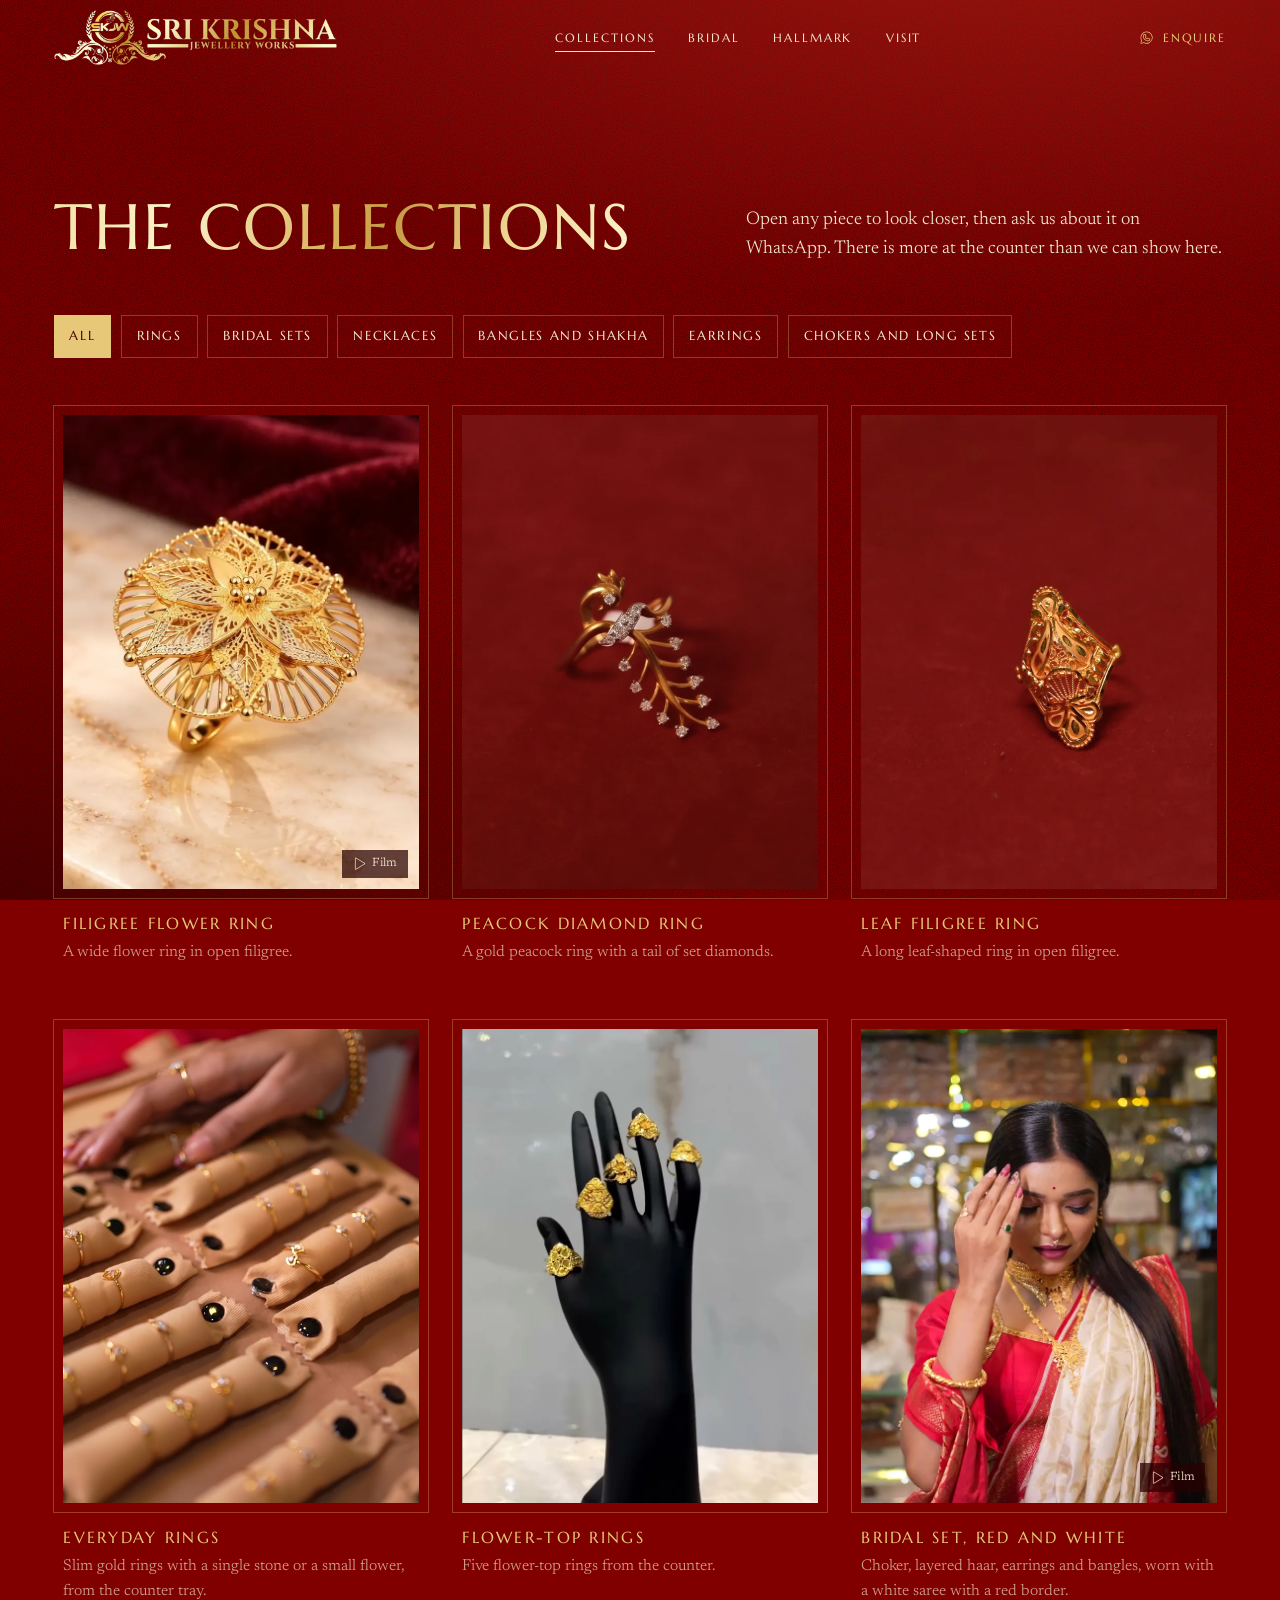
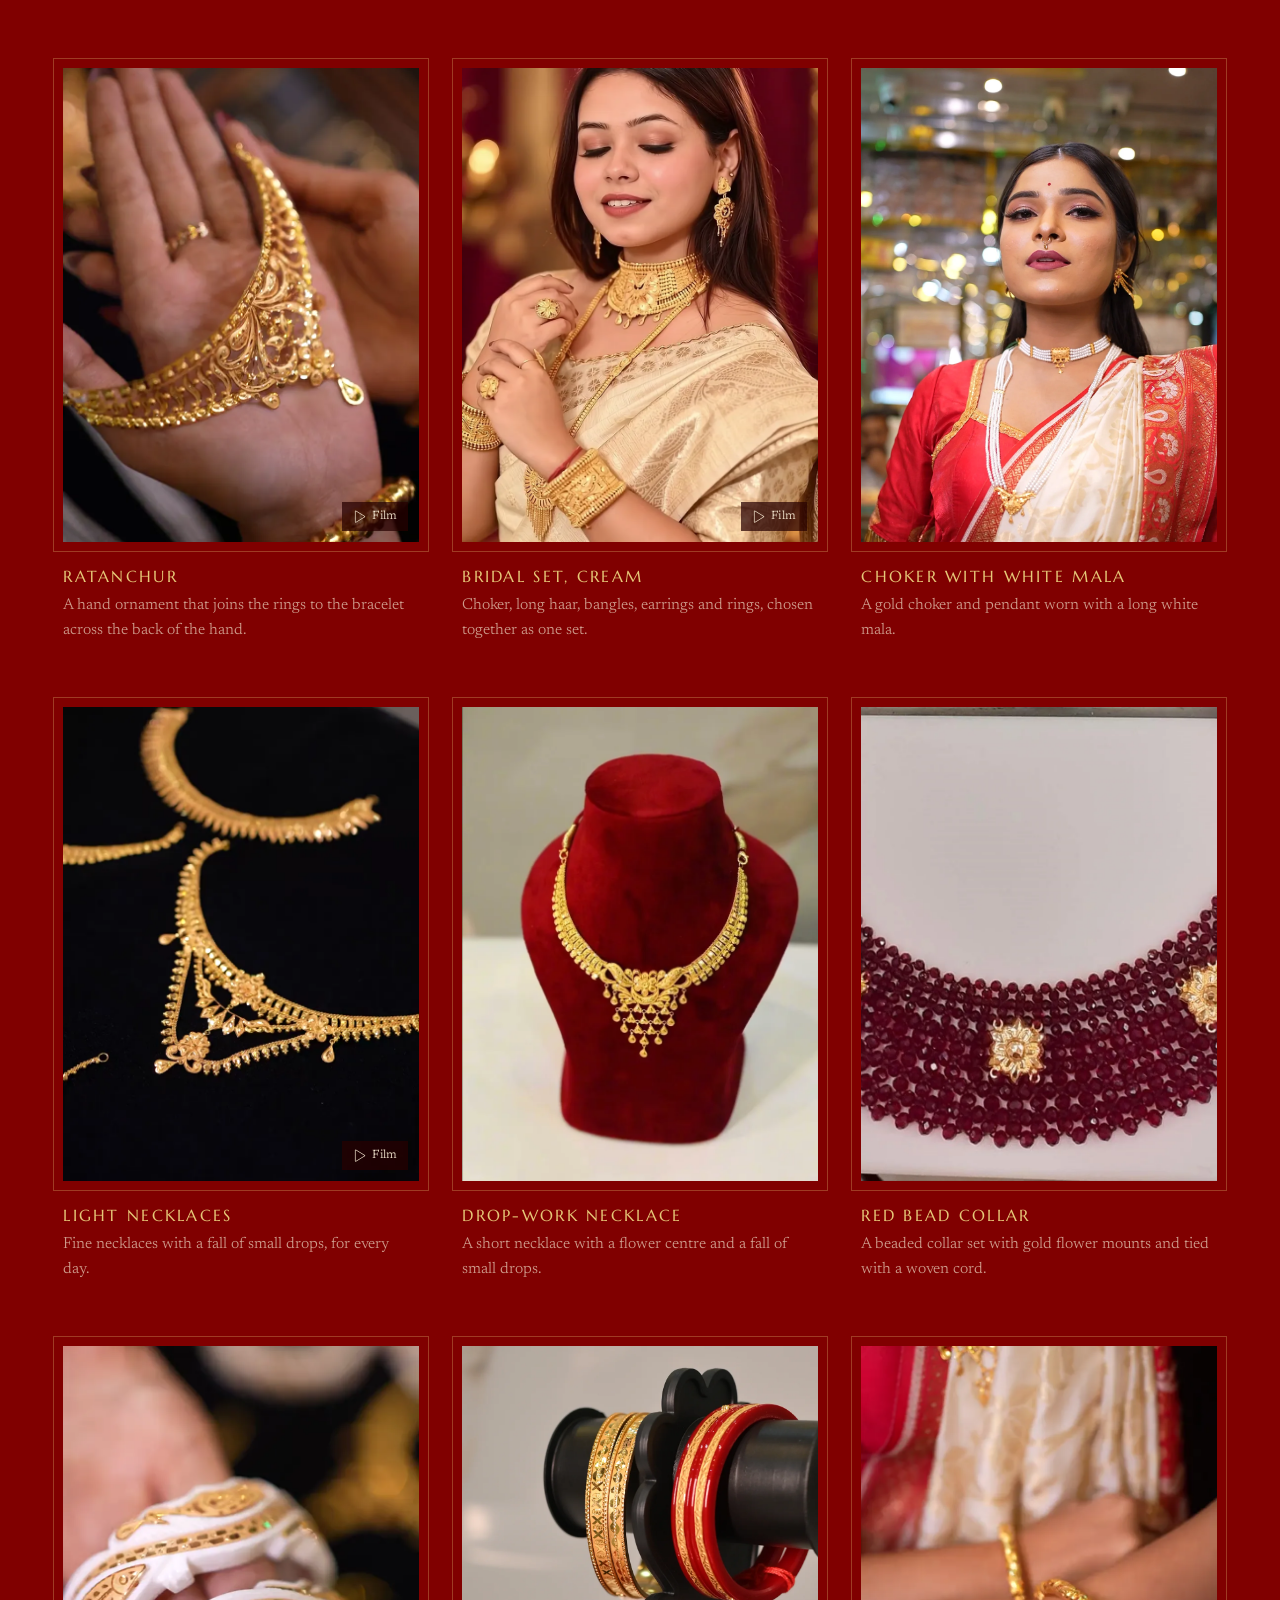
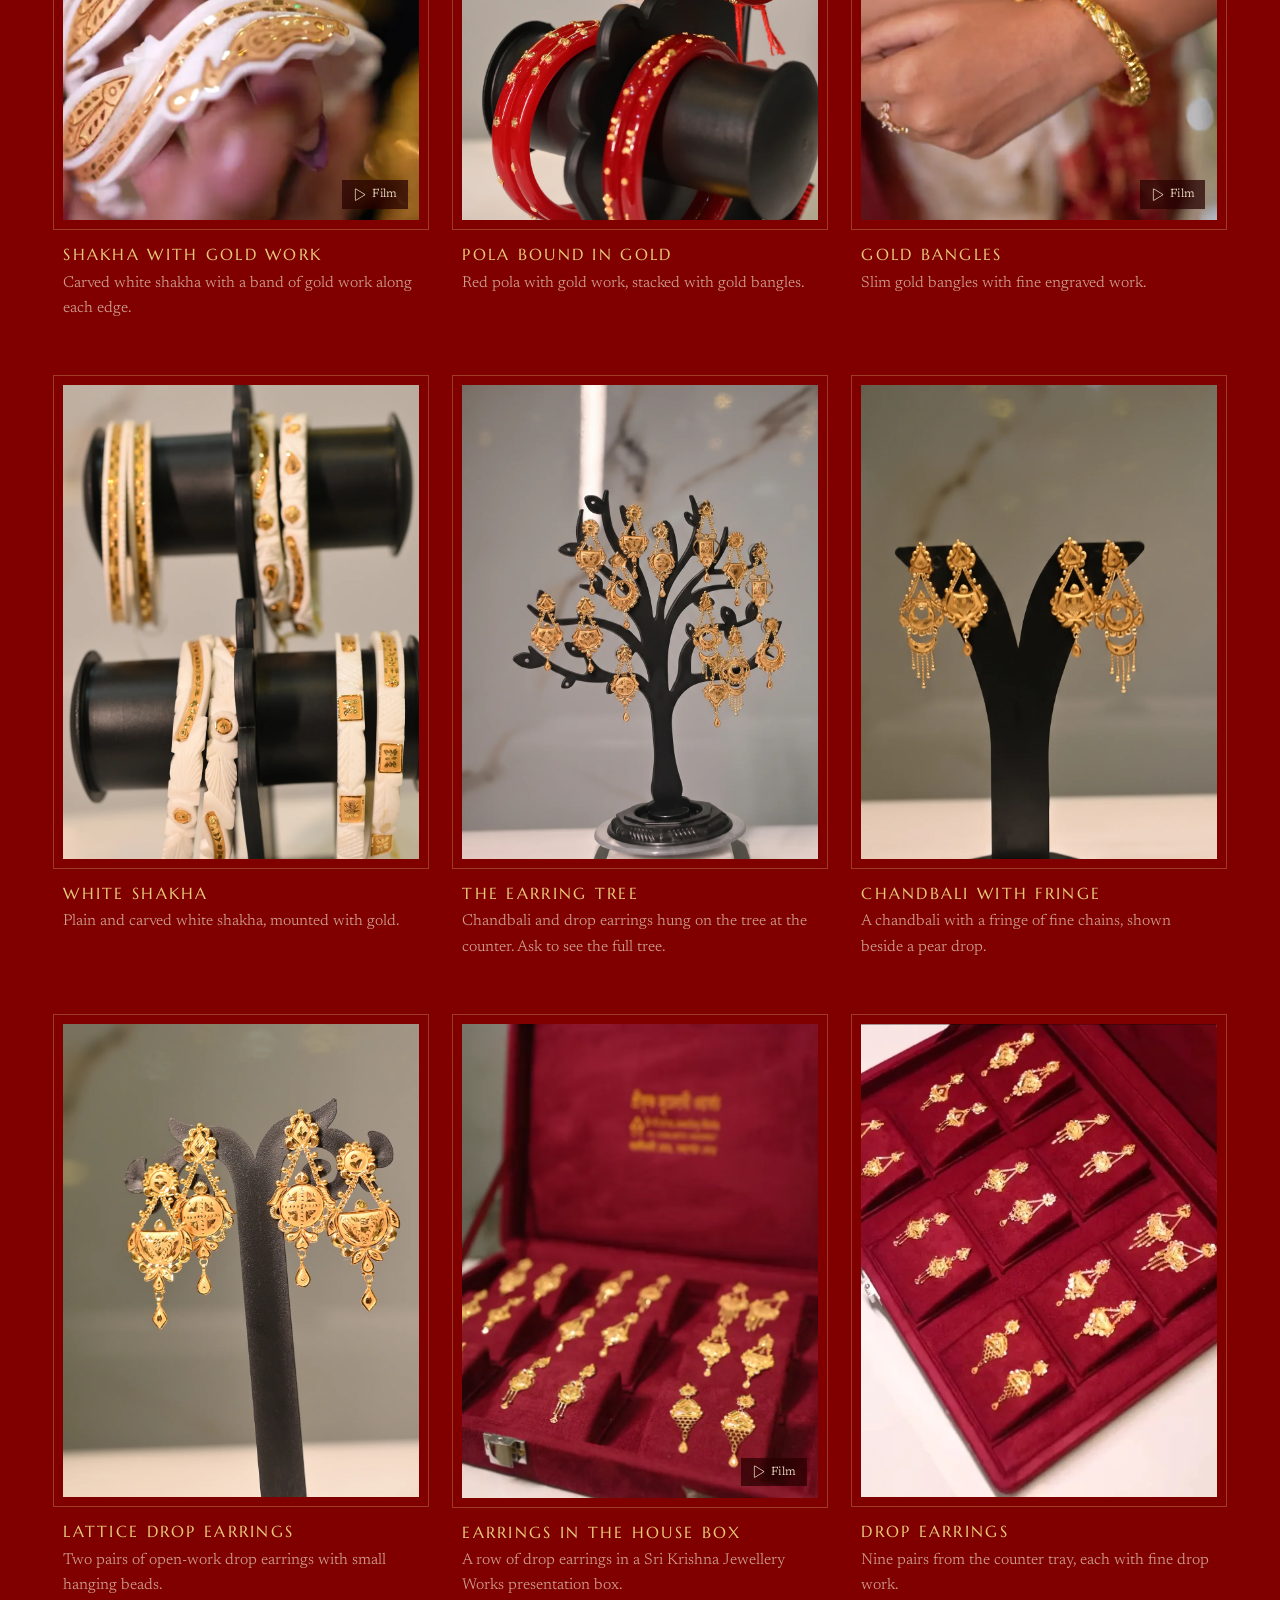
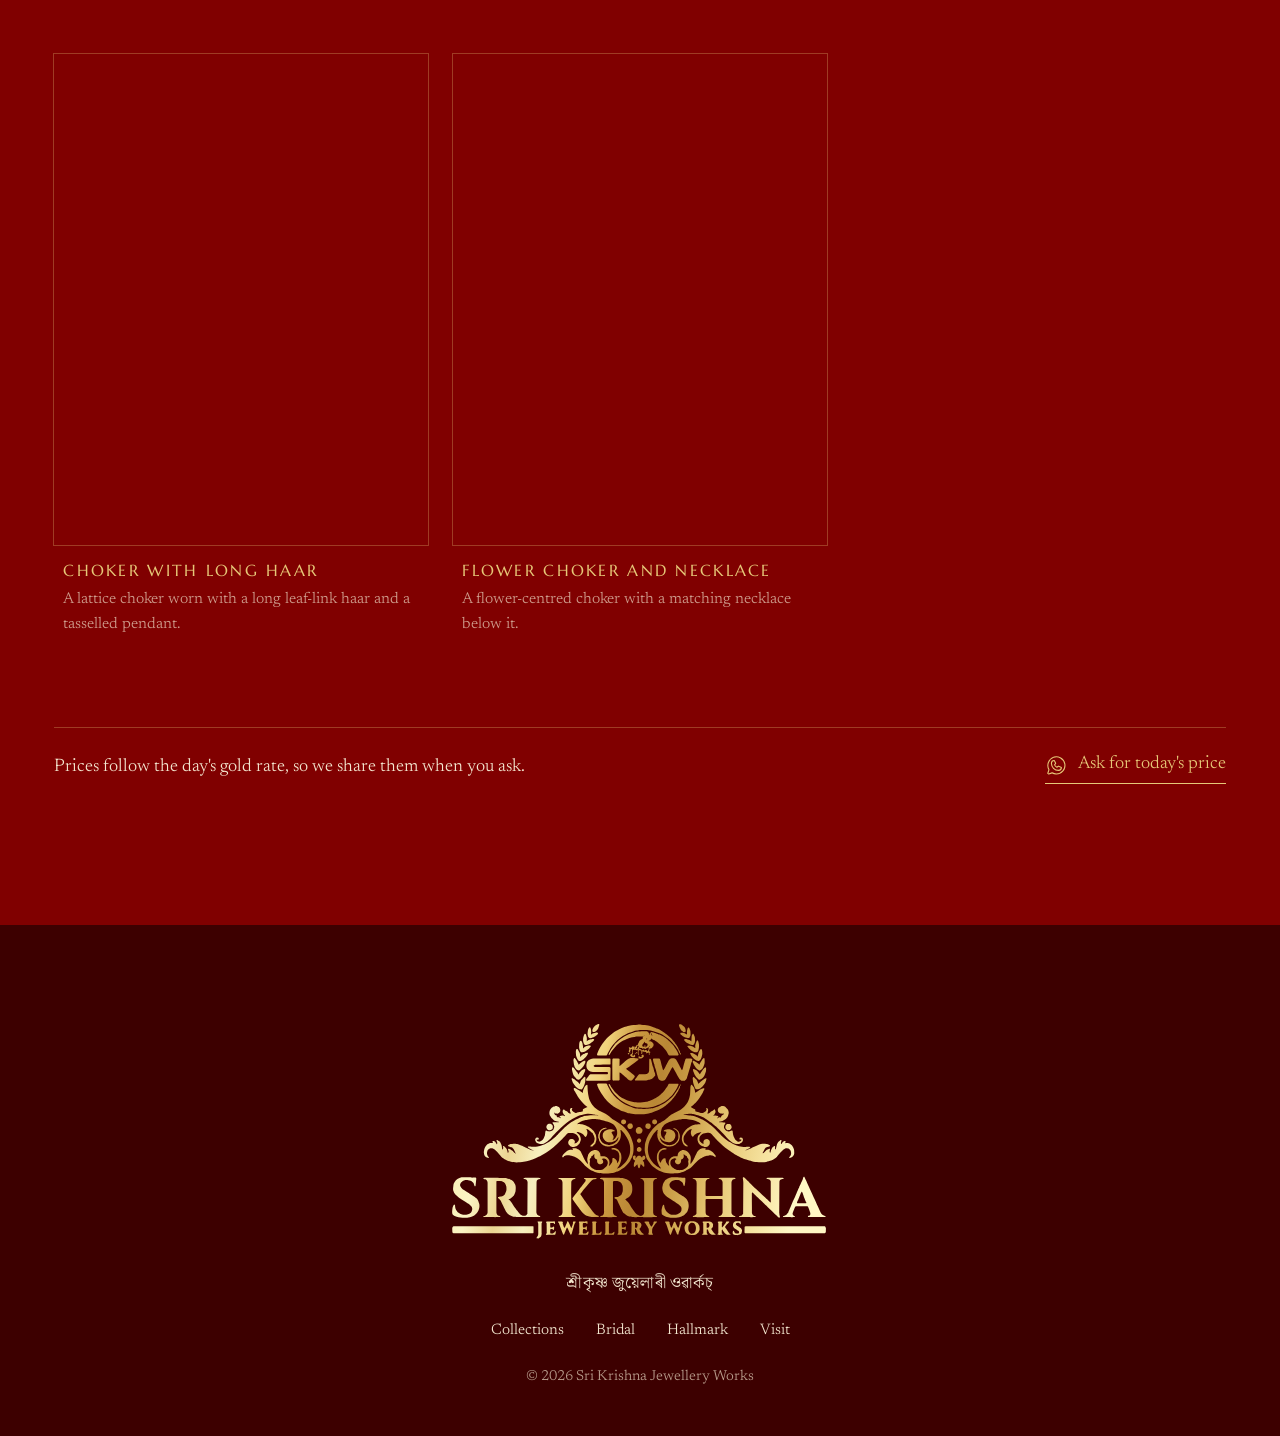
<file: collections.html>
<!doctype html>
<!--
  Sri Krishna Jewellery Works, Barpeta Road
  Collections page

  Plain HTML, CSS and JavaScript. Upload the folder as it is; there is nothing to build.
  Catalogue: js/pieces.js    Styles: css/style.css    Behaviour: js/site.js
  Phone, WhatsApp, email and hours: the Visit section near the end of index.html,
  and the business details block at the end of the head on both pages.
-->
<html lang="en">
<head>
<meta charset="utf-8">
<meta name="viewport" content="width=device-width,initial-scale=1,viewport-fit=cover">
<title>Collections | Sri Krishna Jewellery Works</title>
<meta name="description" content="Necklaces, chokers and long sets, bangles and shakha, earrings, rings and bridal sets from Sri Krishna Jewellery Works, Barpeta Road. Ask about any piece on WhatsApp.">
<link rel="canonical" href="https://skjw.in/collections.html">
<meta name="theme-color" content="#800000">
<link rel="icon" href="assets/favicon.png" type="image/png">
<link rel="apple-touch-icon" href="assets/apple-touch-icon.png">
<!-- how the link looks when it is shared on WhatsApp, Facebook and others -->
<meta property="og:type" content="website">
<meta property="og:site_name" content="Sri Krishna Jewellery Works">
<meta property="og:title" content="Collections | Sri Krishna Jewellery Works">
<meta property="og:description" content="Necklaces, chokers and long sets, bangles and shakha, earrings, rings and bridal sets from Sri Krishna Jewellery Works, Barpeta Road. Ask about any piece on WhatsApp.">
<meta property="og:url" content="https://skjw.in/collections.html">
<meta property="og:image" content="https://skjw.in/assets/share.jpg">
<meta property="og:locale" content="en_IN">
<meta name="twitter:card" content="summary_large_image">
<!-- fonts: Marcellus for headings, Newsreader for text, Noto Serif Bengali for the Assamese line -->
<link rel="preconnect" href="https://fonts.googleapis.com">
<link rel="preconnect" href="https://fonts.gstatic.com" crossorigin>
<link rel="stylesheet" href="https://fonts.googleapis.com/css2?family=Marcellus&family=Newsreader:ital,opsz,wght@0,6..72,300..500;1,6..72,300..500&family=Noto+Serif+Bengali:wght@400;500&display=swap">
<link rel="preload" as="image" href="assets/logo-wide.webp" type="image/webp">
<link rel="stylesheet" href="css/style.css">
<!-- first visit shows the opening logo; every other page load gets a short wipe -->
<script>(function(d){var r=d.documentElement,first=false;r.classList.add('js');try{first=!sessionStorage.getItem('skjw-seen');sessionStorage.setItem('skjw-seen','1')}catch(e){}r.classList.add(first&&false?'intro':'quick');setTimeout(function(){r.classList.add('is-ready')},4000)})(document);</script>
<!-- business details for Google search: address, phone, hours. Keep in step with the Visit section -->
<script type="application/ld+json">{"@context": "https://schema.org", "@type": "JewelryStore", "name": "Sri Krishna Jewellery Works", "url": "https://skjw.in/", "image": "https://skjw.in/assets/share.jpg", "logo": "https://skjw.in/assets/logo-gold.svg", "telephone": "+91 94352 06027", "email": "amitroykarmakar@yahoo.com", "address": {"@type": "PostalAddress", "streetAddress": "W/No. 6, Kalibari Road", "addressLocality": "Barpeta Road", "addressRegion": "Assam", "postalCode": "781315", "addressCountry": "IN"}, "openingHoursSpecification": [{"@type": "OpeningHoursSpecification", "dayOfWeek": ["Monday", "Tuesday", "Wednesday", "Thursday", "Friday", "Saturday"], "opens": "09:00", "closes": "21:00"}, {"@type": "OpeningHoursSpecification", "dayOfWeek": "Sunday", "opens": "09:00", "closes": "14:00"}], "sameAs": ["https://www.instagram.com/srikrishnajewelleryworks/", "https://www.facebook.com/srikrishnajewellerywork/"]}</script>
</head>
<body>
<!-- icons, drawn once and reused anywhere with <use href="#i-name"> -->
<svg width="0" height="0" style="position:absolute" aria-hidden="true" focusable="false"><defs>
  <symbol id="i-whatsapp" viewBox="0 0 256 256"><path d="M186.68,146.63l-32-16a6,6,0,0,0-6,.38L133,141.46A42.49,42.49,0,0,1,114.54,123L125,107.33a6,6,0,0,0,.38-6l-16-32A6,6,0,0,0,104,66a38,38,0,0,0-38,38,86.1,86.1,0,0,0,86,86,38,38,0,0,0,38-38A6,6,0,0,0,186.68,146.63ZM152,178a74.09,74.09,0,0,1-74-74,26,26,0,0,1,22.42-25.75l12.66,25.32-10.39,15.58a6,6,0,0,0-.54,5.63,54.43,54.43,0,0,0,29.07,29.07,6,6,0,0,0,5.63-.54l15.58-10.39,25.32,12.66A26,26,0,0,1,152,178ZM128,26A102,102,0,0,0,38.35,176.69L26.73,211.56a14,14,0,0,0,17.71,17.71l34.87-11.62A102,102,0,1,0,128,26Zm0,192a90,90,0,0,1-45.06-12.08,6.09,6.09,0,0,0-3-.81,6.2,6.2,0,0,0-1.9.31L40.65,217.88a2,2,0,0,1-2.53-2.53L50.58,178a6,6,0,0,0-.5-4.91A90,90,0,1,1,128,218Z"></path></symbol>
  <symbol id="i-phone" viewBox="0 0 256 256"><path d="M221.59,160.3l-47.24-21.17a14,14,0,0,0-13.28,1.22,4.81,4.81,0,0,0-.56.42l-24.69,21a1.88,1.88,0,0,1-1.68.06c-15.87-7.66-32.31-24-40-39.65a1.91,1.91,0,0,1,0-1.68l21.07-25a6.13,6.13,0,0,0,.42-.58,14,14,0,0,0,1.12-13.27L95.73,34.49a14,14,0,0,0-14.56-8.38A54.24,54.24,0,0,0,34,80c0,78.3,63.7,142,142,142a54.25,54.25,0,0,0,53.89-47.17A14,14,0,0,0,221.59,160.3ZM176,210C104.32,210,46,151.68,46,80A42.23,42.23,0,0,1,82.67,38h.23a2,2,0,0,1,1.84,1.31l21.1,47.11a2,2,0,0,1,0,1.67L84.73,113.15a4.73,4.73,0,0,0-.43.57,14,14,0,0,0-.91,13.73c8.87,18.16,27.17,36.32,45.53,45.19a14,14,0,0,0,13.77-1c.19-.13.38-.27.56-.42l24.68-21a1.92,1.92,0,0,1,1.6-.1l47.25,21.17a2,2,0,0,1,1.21,2A42.24,42.24,0,0,1,176,210Z"></path></symbol>
  <symbol id="i-pin" viewBox="0 0 256 256"><path d="M128,66a38,38,0,1,0,38,38A38,38,0,0,0,128,66Zm0,64a26,26,0,1,1,26-26A26,26,0,0,1,128,130Zm0-112a86.1,86.1,0,0,0-86,86c0,30.91,14.34,63.74,41.47,94.94a252.32,252.32,0,0,0,41.09,38,6,6,0,0,0,6.88,0,252.32,252.32,0,0,0,41.09-38c27.13-31.2,41.47-64,41.47-94.94A86.1,86.1,0,0,0,128,18Zm0,206.51C113,212.93,54,163.62,54,104a74,74,0,0,1,148,0C202,163.62,143,212.93,128,224.51Z"></path></symbol>
  <symbol id="i-instagram" viewBox="0 0 256 256"><path d="M128,82a46,46,0,1,0,46,46A46.06,46.06,0,0,0,128,82Zm0,80a34,34,0,1,1,34-34A34,34,0,0,1,128,162ZM176,26H80A54.06,54.06,0,0,0,26,80v96a54.06,54.06,0,0,0,54,54h96a54.06,54.06,0,0,0,54-54V80A54.06,54.06,0,0,0,176,26Zm42,150a42,42,0,0,1-42,42H80a42,42,0,0,1-42-42V80A42,42,0,0,1,80,38h96a42,42,0,0,1,42,42ZM190,76a10,10,0,1,1-10-10A10,10,0,0,1,190,76Z"></path></symbol>
  <symbol id="i-facebook" viewBox="0 0 256 256"><path d="M128,26A102,102,0,1,0,230,128,102.12,102.12,0,0,0,128,26Zm6,191.8V150h26a6,6,0,0,0,0-12H134V112a18,18,0,0,1,18-18h16a6,6,0,0,0,0-12H152a30,30,0,0,0-30,30v26H96a6,6,0,0,0,0,12h26v67.8a90,90,0,1,1,12,0Z"></path></symbol>
  <symbol id="i-seal" viewBox="0 0 256 256"><path d="M224.42,104.2c-3.9-4.07-7.93-8.27-9.55-12.18-1.5-3.63-1.58-9-1.67-14.68-.14-9.38-.3-20-7.42-27.12S188,42.94,178.66,42.8c-5.68-.09-11-.17-14.68-1.67-3.91-1.62-8.11-5.65-12.18-9.55C145.16,25.22,137.64,18,128,18s-17.16,7.22-23.8,13.58c-4.07,3.9-8.27,7.93-12.18,9.55-3.63,1.5-9,1.58-14.68,1.67-9.38.14-20,.3-27.12,7.42S42.94,68,42.8,77.34c-.09,5.68-.17,11-1.67,14.68-1.62,3.91-5.65,8.11-9.55,12.18C25.22,110.84,18,118.36,18,128s7.22,17.16,13.58,23.8c3.9,4.07,7.93,8.27,9.55,12.18,1.5,3.63,1.58,9,1.67,14.68.14,9.38.3,20,7.42,27.12S68,213.06,77.34,213.2c5.68.09,11,.17,14.68,1.67,3.91,1.62,8.11,5.65,12.18,9.55C110.84,230.78,118.36,238,128,238s17.16-7.22,23.8-13.58c4.07-3.9,8.27-7.93,12.18-9.55,3.63-1.5,9-1.58,14.68-1.67,9.38-.14,20-.3,27.12-7.42s7.28-17.74,7.42-27.12c.09-5.68.17-11,1.67-14.68,1.62-3.91,5.65-8.11,9.55-12.18C230.78,145.16,238,137.64,238,128S230.78,110.84,224.42,104.2Zm-8.66,39.3c-4.67,4.86-9.5,9.9-12,15.9-2.38,5.74-2.48,12.52-2.58,19.08-.11,7.44-.23,15.14-3.9,18.82s-11.38,3.79-18.82,3.9c-6.56.1-13.34.2-19.08,2.58-6,2.48-11,7.31-15.91,12-5.25,5-10.68,10.24-15.49,10.24s-10.24-5.21-15.5-10.24c-4.86-4.67-9.9-9.5-15.9-12-5.74-2.38-12.52-2.48-19.08-2.58-7.44-.11-15.14-.23-18.82-3.9s-3.79-11.38-3.9-18.82c-.1-6.56-.2-13.34-2.58-19.08-2.48-6-7.31-11-12-15.91C35.21,138.24,30,132.81,30,128s5.21-10.24,10.24-15.5c4.67-4.86,9.5-9.9,12-15.9,2.38-5.74,2.48-12.52,2.58-19.08.11-7.44.23-15.14,3.9-18.82s11.38-3.79,18.82-3.9c6.56-.1,13.34-.2,19.08-2.58,6-2.48,11-7.31,15.91-12C117.76,35.21,123.19,30,128,30s10.24,5.21,15.5,10.24c4.86,4.67,9.9,9.5,15.9,12,5.74,2.38,12.52,2.48,19.08,2.58,7.44.11,15.14.23,18.82,3.9s3.79,11.38,3.9,18.82c.1,6.56.2,13.34,2.58,19.08,2.48,6,7.31,11,12,15.91,5,5.25,10.24,10.68,10.24,15.49S220.79,138.24,215.76,143.5ZM172.24,99.76a6,6,0,0,1,0,8.48l-56,56a6,6,0,0,1-8.48,0l-24-24a6,6,0,0,1,8.48-8.48L112,151.51l51.76-51.75A6,6,0,0,1,172.24,99.76Z"></path></symbol>
  <symbol id="i-certificate" viewBox="0 0 256 256"><path d="M126,136a6,6,0,0,1-6,6H72a6,6,0,0,1,0-12h48A6,6,0,0,1,126,136Zm-6-38H72a6,6,0,0,0,0,12h48a6,6,0,0,0,0-12Zm110,62.62V224a6,6,0,0,1-9,5.21l-25-14.3-25,14.3a6,6,0,0,1-9-5.21V198H40a14,14,0,0,1-14-14V56A14,14,0,0,1,40,42H216a14,14,0,0,1,14,14V87.38a49.91,49.91,0,0,1,0,73.24ZM196,86a38,38,0,1,0,38,38A38,38,0,0,0,196,86ZM162,186V160.62a50,50,0,0,1,56-81.51V56a2,2,0,0,0-2-2H40a2,2,0,0,0-2,2V184a2,2,0,0,0,2,2Zm56-17.11a49.91,49.91,0,0,1-44,0v44.77l19-10.87a6,6,0,0,1,6,0l19,10.87Z"></path></symbol>
  <symbol id="i-fingerprint" viewBox="0 0 256 256"><path d="M70,128a132.68,132.68,0,0,1-14,59.58,6,6,0,0,1-5.38,3.33,6,6,0,0,1-5.36-8.67A120.74,120.74,0,0,0,58,128,69.72,69.72,0,0,1,84.25,73.36a6,6,0,0,1,7.51,9.37A57.73,57.73,0,0,0,70,128Zm58-6a6,6,0,0,0-6,6,186.07,186.07,0,0,1-23.23,90.07,6,6,0,0,0,10.5,5.82A198.14,198.14,0,0,0,134,128,6,6,0,0,0,128,122Zm0-32a38,38,0,0,0-38,38,6,6,0,0,0,12,0,26,26,0,0,1,52,0,216.06,216.06,0,0,1-20.71,92.85A6,6,0,1,0,144.16,226,227.94,227.94,0,0,0,166,128,38,38,0,0,0,128,90Zm0-64A102.11,102.11,0,0,0,26,128a90,90,0,0,1-5.12,30,6,6,0,1,0,11.31,4A101.83,101.83,0,0,0,38,128a90,90,0,0,1,180,0,284.7,284.7,0,0,1-5.33,54.84,6,6,0,0,0,4.72,7.05,6.8,6.8,0,0,0,1.17.11,6,6,0,0,0,5.88-4.84A295.92,295.92,0,0,0,230,128,102.12,102.12,0,0,0,128,26ZM94,154.13a6,6,0,0,0-7.07,4.69,152.82,152.82,0,0,1-17.44,46,6,6,0,0,0,10.4,6,164.77,164.77,0,0,0,18.8-49.65A6,6,0,0,0,94,154.13ZM128,58a70.76,70.76,0,0,0-8.75.54,6,6,0,1,0,1.49,11.91A58,58,0,0,1,186,128a252.27,252.27,0,0,1-1.94,31.26,6,6,0,0,0,5.21,6.69,6.59,6.59,0,0,0,.75,0,6,6,0,0,0,5.95-5.26A266.46,266.46,0,0,0,198,128,70.08,70.08,0,0,0,128,58ZM185.44,186.2a6,6,0,0,0-7.31,4.31c-1.47,5.74-3.18,11.49-5.06,17.09a6,6,0,0,0,11.38,3.82c2-5.88,3.75-11.9,5.3-17.92A6,6,0,0,0,185.44,186.2Z"></path></symbol>
  <symbol id="i-menu" viewBox="0 0 256 256"><path d="M222,128a6,6,0,0,1-6,6H40a6,6,0,0,1,0-12H216A6,6,0,0,1,222,128ZM40,70H216a6,6,0,0,0,0-12H40a6,6,0,0,0,0,12ZM216,186H40a6,6,0,0,0,0,12H216a6,6,0,0,0,0-12Z"></path></symbol>
  <symbol id="i-close" viewBox="0 0 256 256"><path d="M204.24,195.76a6,6,0,1,1-8.48,8.48L128,136.49,60.24,204.24a6,6,0,0,1-8.48-8.48L119.51,128,51.76,60.24a6,6,0,0,1,8.48-8.48L128,119.51l67.76-67.75a6,6,0,0,1,8.48,8.48L136.49,128Z"></path></symbol>
  <symbol id="i-play" viewBox="0 0 256 256"><path d="M231.36,116.19,87.28,28.06a14,14,0,0,0-14.18-.27A13.69,13.69,0,0,0,66,39.87V216.13a13.69,13.69,0,0,0,7.1,12.08,14,14,0,0,0,14.18-.27l144.08-88.13a13.82,13.82,0,0,0,0-23.62Zm-6.26,13.38L81,217.7a2,2,0,0,1-2.06,0,1.78,1.78,0,0,1-1-1.61V39.87a1.78,1.78,0,0,1,1-1.61A2.06,2.06,0,0,1,80,38a2,2,0,0,1,1,.31L225.1,126.43a1.82,1.82,0,0,1,0,3.14Z"></path></symbol>
  <symbol id="i-pause" viewBox="0 0 256 256"><path d="M200,34H160a14,14,0,0,0-14,14V208a14,14,0,0,0,14,14h40a14,14,0,0,0,14-14V48A14,14,0,0,0,200,34Zm2,174a2,2,0,0,1-2,2H160a2,2,0,0,1-2-2V48a2,2,0,0,1,2-2h40a2,2,0,0,1,2,2ZM96,34H56A14,14,0,0,0,42,48V208a14,14,0,0,0,14,14H96a14,14,0,0,0,14-14V48A14,14,0,0,0,96,34Zm2,174a2,2,0,0,1-2,2H56a2,2,0,0,1-2-2V48a2,2,0,0,1,2-2H96a2,2,0,0,1,2,2Z"></path></symbol>
  <symbol id="i-arrow-left" viewBox="0 0 256 256"><path d="M222,128a6,6,0,0,1-6,6H54.49l61.75,61.76a6,6,0,1,1-8.48,8.48l-72-72a6,6,0,0,1,0-8.48l72-72a6,6,0,0,1,8.48,8.48L54.49,122H216A6,6,0,0,1,222,128Z"></path></symbol>
  <symbol id="i-arrow-right" viewBox="0 0 256 256"><path d="M220.24,132.24l-72,72a6,6,0,0,1-8.48-8.48L201.51,134H40a6,6,0,0,1,0-12H201.51L139.76,60.24a6,6,0,0,1,8.48-8.48l72,72A6,6,0,0,1,220.24,132.24Z"></path></symbol>
</defs></svg>

<div class="site" id="top">
<!-- opening logo (first visit) and the wipe between pages -->
<div class="curtain" aria-hidden="true"><img src="assets/logo-wide.webp" alt="" width="938" height="180"></div>
<div class="wipe" aria-hidden="true"></div>
<!-- top bar. On phones the links fold into the menu below -->
<header class="nav">
  <a class="brand" href="index.html" aria-label="Sri Krishna Jewellery Works, home">
    <img class="brand-logo" src="assets/logo-wide.webp" alt="" width="938" height="180">
  </a>
  <nav class="nav-links" aria-label="Main">
    <a href="collections.html" aria-current="page">Collections</a>
    <a href="index.html#bridal">Bridal</a>
    <a href="index.html#hallmark">Hallmark</a>
    <a href="index.html#visit">Visit</a>
  </nav>
  <a class="nav-cta" href="https://wa.me/917002180879?text=Hello%2C%20I%20saw%20your%20website%20and%20would%20like%20to%20ask%20about%20a%20piece." target="_blank" rel="noopener"><svg class="ic" viewBox="0 0 256 256" aria-hidden="true"><use href="#i-whatsapp"/></svg>Enquire</a>
  <button class="menu-btn" type="button" aria-expanded="false" aria-controls="menu" aria-label="Open menu"><svg viewBox="0 0 256 256" aria-hidden="true"><use href="#i-menu"/></svg></button>
</header>
<!-- full-screen menu for phones and small tablets -->
<div class="menu" id="menu">
  <a href="collections.html"><span>Collections</span></a>
  <a href="index.html#bridal"><span>Bridal</span></a>
  <a href="index.html#hallmark"><span>Hallmark</span></a>
  <a href="index.html#visit"><span>Visit</span></a>
  <a href="https://wa.me/917002180879?text=Hello%2C%20I%20saw%20your%20website%20and%20would%20like%20to%20ask%20about%20a%20piece." target="_blank" rel="noopener"><span>Enquire on WhatsApp</span></a>
</div>

<main class="enter">
<header class="page-head">
  <h1 class="display h-page"><span class="ln"><span class="foil">The collections</span></span></h1>
  <p class="lede fade">Open any piece to look closer, then ask us about it on WhatsApp. There is more at the counter than we can show here.</p>
</header>
<!-- the filter buttons and the cards are drawn by js/collections.js from the list in js/pieces.js -->
<div class="filters fade" id="filters" role="group" aria-label="Show one family of ornament"></div>
<div class="grid" id="grid"></div>
<noscript><p class="sec">The catalogue needs JavaScript. You can also <a class="link" href="https://wa.me/917002180879?text=Hello%2C%20I%20saw%20your%20website%20and%20would%20like%20to%20ask%20about%20a%20piece.">ask us on WhatsApp</a> what is in the showroom.</p></noscript>
<!-- prices change with the gold rate, so they are shared on request -->
<div class="note page-note">
  <p>Prices follow the day's gold rate, so we share them when you ask.</p>
  <a class="link" href="https://wa.me/917002180879?text=Hello%2C%20I%20would%20like%20to%20know%20today%27s%20price%20for%20a%20piece%20on%20your%20website." target="_blank" rel="noopener"><svg class="ic" viewBox="0 0 256 256" aria-hidden="true"><use href="#i-whatsapp"/></svg>Ask for today's price</a>
</div>
</main>

<!-- detail view: opens when a card is tapped, filled in by js/collections.js -->
<dialog class="detail" id="detail" aria-labelledby="detail-title">
  <button type="button" class="detail-close"><svg viewBox="0 0 256 256" aria-hidden="true"><use href="#i-close"/></svg>Close</button>
  <div class="detail-in">
    <div class="detail-media">
      <div class="detail-stage"></div>
      <div class="thumbs"></div>
    </div>
    <div class="detail-copy">
      <p class="small detail-cat"></p>
      <h2 class="display h-sec" id="detail-title"></h2>
      <p class="lede detail-text"></p>
      <div class="detail-facts">
        <div class="detail-gold"><svg viewBox="0 0 256 256" aria-hidden="true"><use href="#i-seal"/></svg>BIS hallmarked gold with its own HUID code</div>
        <div><svg viewBox="0 0 256 256" aria-hidden="true"><use href="#i-pin"/></svg>See it at the showroom on Kalibari Road</div>
      </div>
      <p class="small">Prices follow the day's gold rate, so we share them when you ask.</p>
      <p><a class="btn solid detail-ask" href="https://wa.me/917002180879?text=Hello%2C%20I%20saw%20your%20website%20and%20would%20like%20to%20ask%20about%20a%20piece." target="_blank" rel="noopener"><svg class="ic" viewBox="0 0 256 256" aria-hidden="true"><use href="#i-whatsapp"/></svg>Ask about this piece</a></p>
    </div>
  </div>
</dialog>

<!-- FOOTER -->
<footer class="band foot">
  <img class="foot-logo" src="assets/logo-gold.svg" alt="Sri Krishna Jewellery Works" width="400" height="233" loading="lazy">
  <p class="as" lang="as">শ্ৰীকৃষ্ণ জুয়েলাৰী ওৱাৰ্কচ্</p>
  <nav aria-label="Footer">
    <a href="collections.html">Collections</a><a href="index.html#bridal">Bridal</a><a href="index.html#hallmark">Hallmark</a><a href="index.html#visit">Visit</a>
  </nav>
  <p class="small">© 2026 Sri Krishna Jewellery Works</p>
</footer>
</div>
<!-- scripts run after the page has been drawn -->
<script src="js/pieces.js" defer></script>
<script src="js/site.js" defer></script>
<script src="js/collections.js" defer></script>
</body>
</html>
</file>
<file: css/style.css>
/* Sri Krishna Jewellery Works
   The page is the inside of the shop's presentation box: a maroon velvet field,
   gold-foil capitals, ivory text. Everything is left-aligned except the bangle hero.

   Contents
   1. Tokens        5. Hero            9. Hallmark       13. Collections page
   2. Base          6. Sections       10. Visit          14. Piece detail
   3. Type          7. Tray            11. Footer         15. Motion
   4. Nav + menu    8. Bridal         12. Buttons        16. Smaller screens
*/

/* ---------- 1. Tokens ---------- */
:root{
  color-scheme:dark;
  --maroon:#800000;                 /* the client's colour */
  --deep:#3d0000;                   /* bands, menu, footer */
  --oxblood:#4a0303;                /* page-change wipe */
  --foil:#e6c878;                   /* gold for headings and lines */
  --text:#f3e6cf;                   /* ivory body text */
  --muted:rgba(243,230,207,.68);
  --line:rgba(230,200,120,.3);
  --frame:#5e0000;                  /* behind photos while they load */
  --foil-gradient:linear-gradient(100deg,#f3e3a6 0%,#fbf3cb 22%,#d9b25a 48%,#c79a43 58%,#ecd58f 78%,#fbf3cb 100%);

  --f-display:"Marcellus","Trajan Pro","Optima","Palatino Linotype",serif;
  --f-text:"Newsreader","Iowan Old Style","Palatino Linotype",Georgia,serif;
  --f-as:"Noto Serif Bengali","Kohinoor Bangla","Nirmala UI",serif;

  --ease-out:cubic-bezier(.16,1,.3,1);     /* things arriving */
  --ease-io:cubic-bezier(.76,0,.24,1);     /* wipes */
  --gutter:clamp(1.15rem,4.2vw,4rem);
  --section:clamp(5rem,11vw,10.5rem);
  --obj:min(86vw,62svh,44rem);             /* size of the bangle canvas */
}

@media (min-width:104rem){
  :root{--gutter:calc((100vw - 96rem) / 2)}
}

/* ---------- 2. Base ---------- */
*,*::before,*::after{box-sizing:border-box}
html{scroll-behavior:smooth;-webkit-text-size-adjust:100%;background:var(--maroon)}
[id]{scroll-margin-top:5rem}
body{margin:0;background:var(--maroon);color:var(--text);font-family:var(--f-text);font-size:1.14rem;font-weight:350;line-height:1.6;overflow-x:hidden;-webkit-font-smoothing:antialiased}
img,video,canvas{display:block;max-width:100%}
a{color:inherit}
h1,h2,h3,p,figure,ul,dl,dd{margin:0}
ul{padding:0;list-style:none}
button{font:inherit;color:inherit;background:none;border:0;padding:0;cursor:pointer}
:focus-visible{outline:2px solid var(--foil);outline-offset:4px}
[hidden]{display:none!important}
svg.ic{width:1.25em;height:1.25em;fill:currentColor;flex:none}
.sr{position:absolute;width:1px;height:1px;overflow:hidden;clip-path:inset(50%);white-space:nowrap}

/* velvet: two soft lights and a fine nap, fixed behind everything */
.site{position:relative;isolation:isolate}
.site::before{content:"";position:fixed;inset:0;z-index:-1;pointer-events:none;
  background:
   radial-gradient(120% 70% at 78% -8%,rgba(190,40,30,.5),transparent 60%),
   radial-gradient(90% 60% at 0% 100%,rgba(40,0,0,.55),transparent 65%),
   url("data:image/svg+xml,%3Csvg xmlns='http://www.w3.org/2000/svg' width='260' height='260'%3E%3Cfilter id='n'%3E%3CfeTurbulence type='fractalNoise' baseFrequency='.9' numOctaves='2' stitchTiles='stitch'/%3E%3CfeColorMatrix values='0 0 0 0 0 0 0 0 0 0 0 0 0 0 0 0 0 0 .55 -.12'/%3E%3C/filter%3E%3Crect width='100%25' height='100%25' filter='url(%23n)'/%3E%3C/svg%3E")}

/* ---------- 3. Type ---------- */
.display{font-family:var(--f-display);font-weight:400;letter-spacing:.035em;text-transform:uppercase;line-height:1.12;color:var(--foil);text-wrap:balance}
.h-hero{font-size:clamp(1.55rem,min(5.6vw,10.5svh),6rem);line-height:1}
.h-sec{font-size:clamp(1.7rem,3.5vw,3.1rem)}
.h-page{font-size:clamp(2rem,5vw,4.4rem)}
.lede{font-size:clamp(1.1rem,1.45vw,1.3rem);max-width:34rem;line-height:1.55}
.small{font-size:.9rem;color:var(--muted)}
.muted{color:var(--muted)}
.as{font-family:var(--f-as);font-size:1.02rem;letter-spacing:.01em;color:var(--foil)}
.foil{background:var(--foil-gradient);-webkit-background-clip:text;background-clip:text;color:transparent}

/* ---------- 4. Nav + menu ---------- */
.nav{position:fixed;inset:env(safe-area-inset-top,0px) 0 auto 0;z-index:40;display:flex;align-items:center;justify-content:space-between;gap:1.5rem;padding:.65rem var(--gutter);transition:transform .7s var(--ease-out),background-color .4s,box-shadow .4s}
.nav.is-solid{background:var(--maroon);box-shadow:0 1px 0 var(--line)}
.nav.menu-open{background:transparent;box-shadow:none}
.nav.is-hidden{transform:translateY(-105%);visibility:hidden;transition:transform .7s var(--ease-out),visibility 0s .7s}
.brand{display:flex;align-items:center;gap:.7rem;text-decoration:none;color:var(--foil);min-width:0}
.brand .brand-logo{height:3.4rem;width:auto;max-width:none;flex:none}
.brand-name{font-family:var(--f-display);text-transform:uppercase;letter-spacing:.16em;font-size:.86rem;white-space:nowrap}
.nav-links{display:flex;gap:clamp(1.2rem,2.6vw,2.6rem)}
.nav-links a,.nav-cta{font-family:var(--f-display);text-transform:uppercase;letter-spacing:.16em;font-size:.76rem;text-decoration:none}
.nav-links a{color:var(--text);position:relative;padding:.3rem 0}
.nav-links a::after{content:"";position:absolute;left:0;right:0;bottom:0;height:1px;background:currentColor;transform:scaleX(0);transform-origin:right;transition:transform .5s var(--ease-out)}
.nav-links a:hover::after,.nav-links a[aria-current="page"]::after{transform:scaleX(1);transform-origin:left}
.nav-cta{display:inline-flex;align-items:center;gap:.5rem;color:var(--foil)}
/* a bigger invisible tap area for fingers, without changing the look */
.nav-links a::before,.nav-cta::before{content:"";position:absolute;inset:-.85rem -.5rem}
.nav-cta{position:relative;min-height:2.75rem}
.menu-btn{display:none;width:2.75rem;height:2.75rem;align-items:center;justify-content:center;color:var(--foil)}
.menu-btn svg{width:1.6rem;height:1.6rem;fill:currentColor}
.menu{position:fixed;inset:0;z-index:39;background:var(--deep);display:flex;flex-direction:column;justify-content:center;gap:2.2rem;padding:6rem var(--gutter) 7rem;clip-path:inset(0 0 100% 0);visibility:hidden;transition:clip-path .8s var(--ease-io),visibility 0s .8s}
.menu.open{clip-path:inset(0);visibility:visible;transition:clip-path .8s var(--ease-io)}
.menu a{font-family:var(--f-display);font-size:1.6rem;line-height:1.15;text-decoration:none;text-transform:uppercase;letter-spacing:.035em;display:block;overflow:hidden}
.menu a span{display:block;transform:translateY(110%);transition:transform .9s var(--ease-out)}
.menu.open a span{transform:none}
.menu a:nth-child(2) span{transition-delay:.06s}
.menu a:nth-child(3) span{transition-delay:.12s}
.menu a:nth-child(4) span{transition-delay:.18s}
.menu a:nth-child(5) span{transition-delay:.24s}

/* ---------- 5. Hero ---------- */
.hero{position:relative;display:grid;grid-template-rows:1fr auto;justify-items:center;row-gap:1.2rem;text-align:center;overflow:hidden;padding:clamp(5.2rem,9.5svh,7.6rem) var(--gutter) clamp(2.2rem,5vh,3.6rem);min-height:min(100svh,60rem)}
/* moving velvet behind the hero: the film gives the folds, the page gives the colour */
.hero-bg{position:absolute;inset:0;z-index:0;overflow:hidden;background:url(../assets/velvet-poster.webp) center/cover;mix-blend-mode:luminosity;opacity:.5;pointer-events:none;-webkit-mask-image:linear-gradient(#000 55%,transparent);mask-image:linear-gradient(#000 55%,transparent)}
.hero-bg video{width:100%;height:100%;object-fit:cover}
.hero-stage{--gap:.58;position:relative;z-index:1;width:100%;display:grid;place-items:center;align-content:center;padding-block:.5rem}
.hero-stage>.display{position:relative;z-index:1}
.hero-object{position:relative;z-index:2;width:var(--obj);height:calc(var(--obj) * var(--gap));pointer-events:none}
.hero-object canvas{position:absolute;left:0;top:50%;width:100%;height:auto;aspect-ratio:1;transform:translateY(-50%)}
.hero-object::after{content:"";position:absolute;left:14%;right:14%;top:calc(50% + var(--obj) * .4);height:calc(var(--obj) * .09);background:radial-gradient(50% 50% at 50% 50%,rgba(20,0,0,.6),transparent 70%);z-index:-1;filter:blur(6px)}
/* if a browser cannot draw the live 3D, the same two bangles show as a still that floats gently */
.hero-fallback{position:absolute;left:0;width:100%;top:50%;aspect-ratio:1;transform:translateY(-50%)}
.hero-fallback img{width:100%;height:100%;object-fit:contain;animation:bangle-float 7s ease-in-out infinite alternate}
@keyframes bangle-float{from{transform:translateY(-1.2%) rotate(-1.4deg)}to{transform:translateY(1.2%) rotate(1.4deg)}}
.hero-foot{position:relative;z-index:3;width:100%;display:flex;flex-wrap:wrap;justify-content:space-between;align-items:end;gap:1.4rem 3rem;text-align:left;padding-top:1.1rem;border-top:1px solid var(--line)}
.hero-foot .lede{max-width:30rem;font-size:1.08rem}
.hero-actions{display:flex;flex-wrap:wrap;align-items:center;gap:1.1rem 2rem}
.ln{display:block;overflow:hidden;padding-bottom:.12em;margin-bottom:-.12em}
.ln>span{display:block;text-wrap:balance}

/* ---------- 6. Sections ---------- */
.sec{padding:var(--section) var(--gutter)}
.sec-head{display:flex;flex-wrap:wrap;justify-content:space-between;align-items:end;gap:1.2rem 3rem;margin-bottom:clamp(2.4rem,5vw,4.5rem)}
.sec-head p{max-width:27rem}
.band{background:var(--deep)}
.framed{outline:1px solid var(--line);outline-offset:.6rem}

/* house */
.house{display:grid;grid-template-columns:minmax(0,7fr) minmax(0,4fr);gap:clamp(2rem,6vw,7rem);align-items:center}
.house-copy{display:flex;flex-direction:column;gap:1.7rem;max-width:44rem}
.house-copy .display{max-width:15em}
.film{position:relative;justify-self:end;width:min(100%,21rem)}
.film-frame{aspect-ratio:9/15;overflow:hidden;background:var(--frame)}
.film video{width:100%;height:100%;object-fit:cover}
.film figcaption{display:flex;justify-content:space-between;align-items:center;padding-top:1.3rem;font-size:.86rem;color:var(--muted)}
.film button{display:inline-flex;align-items:center;gap:.4rem;color:var(--foil);font-size:.86rem;padding:.7rem 0 .7rem 1rem;margin-block:-.7rem}

/* feature band */
.feature{display:grid;grid-template-columns:minmax(0,4.5fr) minmax(0,7.5fr);align-items:stretch}
.feature-img{position:relative;overflow:hidden;min-height:clamp(20rem,58vw,44rem)}
.feature-img img,.feature-img video{position:absolute;left:0;top:-9%;width:100%;height:118%;object-fit:cover;will-change:transform}
.feature-copy{display:flex;flex-direction:column;justify-content:flex-end;gap:1.4rem;padding:clamp(2.4rem,5vw,5rem) clamp(1.15rem,4.2vw,4rem) clamp(2.4rem,5vw,5rem) var(--gutter)}

/* ---------- 7. Tray (collections slider on the home page) ----------
   Whole tiles only: 4 across on a desktop, 3 on a laptop, 2 on a tablet, 1 on a phone,
   so nothing is cut off at the edge of the page. Arrows, drag or swipe move it. */
.rail{--per:4;--gap:clamp(1.1rem,2.2vw,2rem);position:relative;display:flex;gap:var(--gap);overflow-x:auto;overscroll-behavior-x:contain;scroll-snap-type:x mandatory;scrollbar-width:none;cursor:grab;padding-block:.2rem 1.4rem}
.rail::-webkit-scrollbar{display:none}
.rail.dragging{cursor:grabbing}
.rail.dragging,.rail.gliding{scroll-snap-type:none}
.tile{flex:0 0 calc((100% - (var(--per) - 1) * var(--gap)) / var(--per));scroll-snap-align:start;display:flex;flex-direction:column;gap:1rem;min-width:0;text-decoration:none;-webkit-user-drag:none}
.tile-img{overflow:hidden;background:var(--frame);aspect-ratio:3/4;outline:1px solid var(--line);outline-offset:.55rem;margin:calc(.55rem + 1px)}
/* the picture is a little wider than its frame so it can drift as the tray slides */
.tile-img img,.tile-img video{width:114%;max-width:none;margin-left:-7%;height:100%;object-fit:cover;transition:transform 1.6s var(--ease-out);-webkit-user-drag:none}
.tile:hover .tile-img img,.tile:hover .tile-img video{transform:scale(1.05)}
.tile-txt{display:flex;flex-direction:column;gap:.3rem;padding-inline:.55rem}
.tile h3{font-family:var(--f-display);font-weight:400;font-size:1.02rem;text-transform:uppercase;letter-spacing:.14em;line-height:1.3;color:var(--foil);margin-top:.5rem}
.tile p{color:var(--muted);font-size:.98rem;max-width:20rem}
.tray-ui{display:flex;align-items:center;gap:clamp(1.2rem,3vw,2.6rem);margin-top:.2rem}
.rail-bar{flex:1;height:1px;background:var(--line);position:relative}
.rail-bar i{position:absolute;left:0;top:-1px;height:3px;width:40%;background:var(--foil);transition:transform .5s var(--ease-out)}
.rail-btns{display:flex;gap:.7rem}
.rail-btn{width:3.1rem;height:3.1rem;border:1px solid var(--line);border-radius:50%;display:grid;place-items:center;color:var(--foil);position:relative;overflow:hidden;isolation:isolate;transition:color .5s var(--ease-out),border-color .4s,opacity .4s}
.rail-btn::before{content:"";position:absolute;inset:0;border-radius:50%;background:var(--foil);z-index:-1;transform:scale(0);transition:transform .6s var(--ease-out)}
.rail-btn svg{width:1.3rem;height:1.3rem;fill:currentColor}
.rail-btn:hover:not(:disabled),.rail-btn:focus-visible:not(:disabled){color:var(--oxblood);border-color:var(--foil)}
.rail-btn:hover:not(:disabled)::before,.rail-btn:focus-visible:not(:disabled)::before{transform:scale(1)}
.rail-btn:disabled{opacity:.35;cursor:default}
.note{margin-top:clamp(2.6rem,5vw,4.5rem);padding-top:1.4rem;border-top:1px solid var(--line);display:flex;flex-wrap:wrap;justify-content:space-between;align-items:center;gap:1rem 2.5rem}
.note p{max-width:34rem}

/* ---------- 8. Bridal ---------- */
.bridal-grid{display:grid;grid-template-columns:repeat(12,minmax(0,1fr));column-gap:clamp(1rem,2.4vw,2.4rem);align-items:start}
.bridal-copy{grid-column:1/4;grid-row:1/3;display:flex;flex-direction:column;gap:1.6rem;position:sticky;top:7rem}
.shot{overflow:hidden;background:var(--frame);outline:1px solid var(--line);outline-offset:.6rem}
.shot img{width:100%;height:112%;object-fit:cover;will-change:transform}
.shot video{width:100%;height:100%;object-fit:cover}
.shot-1{grid-column:5/9;aspect-ratio:4/5}
.shot-1 img{object-position:50% 20%}
.shot-2{grid-column:9/13;aspect-ratio:4/5;margin-top:clamp(4rem,9vw,9rem)}
.shot-3{grid-column:6/9;aspect-ratio:4/5;margin-top:clamp(1.8rem,3.4vw,3.4rem)}
.shot-3 img{object-position:50% 30%}

/* ---------- 9. Hallmark ---------- */
.marks{display:grid;grid-template-columns:minmax(0,5fr) minmax(0,7fr);gap:clamp(2rem,6vw,7rem);padding:var(--section) var(--gutter)}
.marks-intro{display:flex;flex-direction:column;gap:1.5rem}
.stamp{display:inline-flex;align-items:center;gap:1.1rem;align-self:flex-start;padding:.85rem 1.3rem;border-radius:999px;background:linear-gradient(100deg,#f1dc98,#fbf2c6 26%,#cfa449 55%,#b98735 68%,#ecd58f);color:#5a3a06;font-family:var(--f-display);letter-spacing:.14em;font-size:1.02rem;box-shadow:inset 0 1px 0 rgba(255,255,255,.6),inset 0 -2px 3px rgba(90,50,0,.35)}
.stamp span{text-shadow:0 1px 0 rgba(255,255,255,.55)}
.stamp i{width:1px;height:1.1em;background:rgba(90,58,6,.45)}
.mark-list{display:grid}
.mark{display:grid;grid-template-columns:2.4rem minmax(0,11rem) minmax(0,1fr);gap:.4rem 1.4rem;padding:1.5rem 0;border-top:1px solid var(--line);align-items:start}
.mark:last-child{border-bottom:1px solid var(--line)}
.mark svg{width:1.9rem;height:1.9rem;fill:var(--foil)}
.mark h3{font-family:var(--f-display);font-weight:400;font-size:.98rem;text-transform:uppercase;letter-spacing:.14em;color:var(--foil);line-height:1.5}
.mark p{color:var(--muted)}

/* ---------- 10. Visit ---------- */
.visit{display:grid;grid-template-columns:minmax(0,5fr) minmax(0,7fr);gap:clamp(2rem,6vw,7rem);align-items:start}
.visit-head{display:flex;flex-direction:column;gap:1.6rem}
.visit address{font-style:normal;font-size:clamp(1.2rem,1.7vw,1.5rem);line-height:1.5}
.visit-links{display:flex;flex-wrap:wrap;gap:1rem 2.2rem;margin-top:2rem}
.rows{display:grid}
.row{display:grid;grid-template-columns:9.5rem minmax(0,1fr) auto;gap:1rem;align-items:center;padding:1.15rem 0;border-top:1px solid var(--line)}
.row:last-child{border-bottom:1px solid var(--line)}
.row dt{color:var(--muted);font-size:.95rem}
.row dd{font-size:1.12rem;overflow-wrap:anywhere}
.row dd a{text-decoration:none}
.row dd a:hover{text-decoration:underline}
.open-now{font-size:.86rem;color:var(--foil);display:inline-flex;align-items:center;gap:.45rem;white-space:nowrap}
.open-now::before{content:"";width:.5rem;height:.5rem;border-radius:50%;background:currentColor}
.open-now.shut{color:var(--muted)}
.open-now.shut::before{background:none;border:1px solid currentColor}

/* ---------- 11. Footer ---------- */
.foot{padding:clamp(3.5rem,7vw,6rem) var(--gutter) calc(3rem + env(safe-area-inset-bottom,0px));display:grid;justify-items:center;gap:1.4rem;text-align:center}
.foot-logo{width:min(78vw,25rem);height:auto}
.foot nav{display:flex;flex-wrap:wrap;justify-content:center;gap:.6rem 2rem;font-size:.95rem}
.foot nav a{text-decoration:none}
.foot nav a:hover{color:var(--foil)}
.foot .as{color:var(--text)}

/* ---------- 12. Buttons and links ---------- */
.btn{display:inline-flex;align-items:center;gap:.6em;padding:1.15em 1.7em;border:1px solid var(--foil);color:var(--foil);text-decoration:none;font-family:var(--f-display);text-transform:uppercase;letter-spacing:.14em;font-size:.8rem;position:relative;overflow:hidden;isolation:isolate;transition:color .5s var(--ease-out)}
.btn::before{content:"";position:absolute;inset:0;background:var(--foil);z-index:-1;transform:scaleY(0);transform-origin:bottom;transition:transform .6s var(--ease-out)}
.btn:hover,.btn:focus-visible{color:var(--oxblood)}
.btn:hover::before,.btn:focus-visible::before{transform:scaleY(1)}
.btn.solid{color:var(--oxblood)}
.btn.solid::before{transform:scaleY(1)}
.btn.solid:hover{color:var(--foil)}
.btn.solid:hover::before{transform:scaleY(0);transform-origin:top}
.link{display:inline-flex;align-items:center;gap:.55em;text-decoration:none;color:var(--foil);background:linear-gradient(currentColor,currentColor) 0 100%/100% 1px no-repeat;padding-bottom:.25em;transition:background-size .6s var(--ease-out)}
.link:hover{background-size:0 1px;background-position:100% 100%}
.band .link{color:var(--text)}

/* ---------- 13. Collections page ---------- */
.page-head{padding:clamp(8rem,16vw,12rem) var(--gutter) clamp(2rem,4vw,3.5rem);display:flex;flex-wrap:wrap;justify-content:space-between;align-items:end;gap:1.4rem 4rem}
.page-head p{max-width:30rem}
.filters{display:flex;flex-wrap:wrap;gap:.6rem;padding:0 var(--gutter) clamp(2rem,4vw,3rem)}
.filter{font-family:var(--f-display);text-transform:uppercase;letter-spacing:.13em;font-size:.8rem;padding:.8em 1.15em;border:1px solid var(--line);color:var(--text);transition:background-color .4s,color .4s,border-color .4s}
.filter:hover{border-color:var(--foil)}
.filter[aria-pressed="true"]{background:var(--foil);border-color:var(--foil);color:var(--oxblood)}
.grid{display:grid;grid-template-columns:repeat(3,minmax(0,1fr));gap:clamp(2.6rem,5vw,4.5rem) clamp(1.6rem,3.4vw,3.2rem);padding:.6rem calc(var(--gutter) + .6rem) 0}
.card{display:flex;flex-direction:column;gap:1.5rem;text-align:left;min-width:0}
.card-img{display:block;aspect-ratio:3/4;overflow:hidden;background:var(--frame);outline:1px solid var(--line);outline-offset:.6rem;position:relative}
.card-img img{width:100%;height:100%;object-fit:cover;transition:transform 1.6s var(--ease-out)}
.card:hover .card-img img{transform:scale(1.05)}
.card-film{position:absolute;right:.7rem;bottom:.7rem;display:inline-flex;align-items:center;gap:.35rem;padding:.3rem .6rem;background:rgba(40,0,0,.72);color:var(--text);font-size:.74rem;letter-spacing:.04em}
.card-film svg{width:.95rem;height:.95rem;fill:currentColor}
.card-name{font-family:var(--f-display);font-weight:400;font-size:1.02rem;text-transform:uppercase;letter-spacing:.14em;line-height:1.35;color:var(--foil)}
.card-desc{color:var(--muted);font-size:.98rem}
.card-txt{display:flex;flex-direction:column;gap:.3rem}
.empty{grid-column:1/-1;padding:3rem 0;color:var(--muted)}
.page-note{margin:clamp(3.5rem,7vw,6rem) var(--gutter) var(--section)}

/* ---------- 14. Piece detail ---------- */
.detail{width:100%;height:100%;max-width:none;max-height:none;margin:0;padding:0;border:0;background:var(--deep);color:var(--text);overflow:auto}
.detail::backdrop{background:var(--deep)}
.detail[open]{animation:detail-in .7s var(--ease-io)}
@keyframes detail-in{from{clip-path:inset(100% 0 0 0)}to{clip-path:inset(0)}}
.detail-in{min-height:100%;display:grid;grid-template-columns:minmax(0,6fr) minmax(0,5fr);gap:clamp(2rem,5vw,6rem);align-items:center;padding:clamp(4.5rem,8vw,6rem) var(--gutter) clamp(2rem,5vw,4rem)}
.detail-close{position:fixed;top:calc(1rem + env(safe-area-inset-top,0px));right:var(--gutter);z-index:2;display:inline-flex;align-items:center;gap:.5rem;font-family:var(--f-display);text-transform:uppercase;letter-spacing:.16em;font-size:.76rem;color:var(--foil);padding:.6rem 0}
.detail-close svg{width:1.3rem;height:1.3rem;fill:currentColor}
.detail-media{display:grid;gap:1.4rem;justify-items:center}
.detail-stage{width:min(100%,calc((100svh - 14rem) * .75),34rem);aspect-ratio:3/4;overflow:hidden;background:var(--frame);outline:1px solid var(--line);outline-offset:.6rem}
.detail-stage img,.detail-stage video{width:100%;height:100%;object-fit:cover}
.thumbs{display:flex;flex-wrap:wrap;justify-content:center;gap:.7rem}
.thumb{width:3.4rem;aspect-ratio:3/4;overflow:hidden;opacity:.55;border:1px solid transparent;transition:opacity .3s,border-color .3s;position:relative}
.thumb img{width:100%;height:100%;object-fit:cover}
.thumb[aria-pressed="true"]{opacity:1;border-color:var(--foil)}
.thumb svg{position:absolute;inset:0;margin:auto;width:1.2rem;height:1.2rem;fill:#fff}
.detail-copy{display:flex;flex-direction:column;gap:1.5rem;max-width:30rem}
.detail-copy .lede{font-size:1.2rem}
.detail-facts{display:grid;border-top:1px solid var(--line)}
.detail-facts div{display:flex;gap:.8rem;align-items:center;padding:.9rem 0;border-bottom:1px solid var(--line);font-size:1rem}
.detail-facts svg{width:1.3rem;height:1.3rem;fill:var(--foil);flex:none}

/* ---------- 15. Motion ---------- */
/* first visit: the crest curtain. Every other page load: a short wipe. */
.curtain{position:fixed;inset:0;z-index:60;background:var(--maroon);display:none;place-items:center}
.curtain img{width:min(84vw,36rem);height:auto}
.js.intro .curtain{display:grid;clip-path:inset(0);transition:clip-path 1.25s var(--ease-io)}
.js.intro.is-ready .curtain{clip-path:inset(0 0 100% 0);pointer-events:none}
.js.intro .curtain img{animation:crest 1.2s var(--ease-out) both}
.intro-done .curtain{display:none!important}
@keyframes crest{from{opacity:0;transform:scale(.94)}to{opacity:1;transform:none}}
.wipe{position:fixed;inset:0;z-index:70;background:var(--oxblood);transform:scaleY(0);transform-origin:bottom;pointer-events:none}
.js.quick:not(.is-ready) .wipe{transform:scaleY(1)}
.js.quick.is-ready .wipe{transform:scaleY(0);transform-origin:top;transition:transform .8s var(--ease-io)}
.js .wipe.leaving{transform:scaleY(1);transform-origin:bottom;transition:transform .55s var(--ease-io)}

/* entrance: anything inside .enter plays once when the page opens */
.js .enter .ln>span{transition:transform 1.5s var(--ease-out)}
.js:not(.is-ready) .enter .ln>span{transform:translateY(112%)}
.js .enter .fade{transition:opacity 1.4s ease .55s,transform 1.6s var(--ease-out) .55s}
.js:not(.is-ready) .enter .fade{opacity:0;transform:translateY(1.2rem)}
.js .hero-object{transition:opacity 1.6s ease .2s,scale 2.2s var(--ease-out) .2s}
.js:not(.is-ready) .hero-object{opacity:0;scale:.8}
.js:not(.is-ready) .nav{opacity:0}
.js.is-ready .nav{opacity:1;transition:transform .7s var(--ease-out),background-color .4s,box-shadow .4s,opacity 1s ease .5s}

/* scroll reveals: the script arms these only for things below the first screen */
.js [data-rv="img"]>*{transition:clip-path 1.5s var(--ease-io),scale 2.2s var(--ease-out),transform 1.6s var(--ease-out)}
.js [data-rv="img"]>[data-par]{transition:clip-path 1.5s var(--ease-io),scale 2.2s var(--ease-out)}
.js [data-rv="img"].rv-wait>*{clip-path:inset(0 0 100% 0);scale:1.18}
.js [data-rv="img"]{transition:background-color .4s ease 1s}
.js [data-rv="img"].rv-wait{background-color:transparent;transition:none}
.js [data-rv="up"]{transition:opacity 1.1s ease,transform 1.5s var(--ease-out)}
.js [data-rv="up"].rv-wait{opacity:0;transform:translateY(2rem)}
.js [data-rv="line"]{overflow:hidden;padding-bottom:.14em;margin-bottom:-.14em}
.js [data-rv="line"]>span{display:block;transition:transform 1.4s var(--ease-out)}
.js [data-rv="line"].rv-wait>span{transform:translateY(112%)}
[data-d="1"]{transition-delay:.12s!important}
[data-d="2"]{transition-delay:.24s!important}
[data-d="3"]{transition-delay:.36s!important}

/* cards re-flow smoothly when a filter changes, where the browser supports it */
::view-transition-group(*){animation-duration:.6s;animation-timing-function:var(--ease-out)}

@media (prefers-reduced-motion:reduce){
  html{scroll-behavior:auto}
  *,*::before,*::after{transition-duration:.01ms!important;animation-duration:.01ms!important;transition-delay:0s!important}
  .hero-fallback img{animation:none}
}

/* ---------- 16. Smaller screens ---------- */
@media (max-width:80rem){
  .rail{--per:3}
}
@media (max-width:62rem){
  .rail{--per:2}
  .nav-links,.nav-cta{display:none}
  .menu-btn{display:inline-flex}
  .hero{min-height:0}
  .h-hero{font-size:clamp(2rem,9.2vw,4.2rem)}
  .hero-stage{--gap:.6;padding-block:1.2rem 2.6rem}
  .house,.marks,.visit,.feature,.detail-in{grid-template-columns:minmax(0,1fr)}
  .film{justify-self:start}
  .feature-img{order:-1}
  .bridal-copy{grid-column:1/-1;grid-row:auto;position:static;margin-bottom:2.4rem}
  .shot-1{grid-column:1/7}
  .shot-2{grid-column:7/13;margin-top:0;align-self:end}
  .shot-3{grid-column:2/8}
  .grid{grid-template-columns:repeat(2,minmax(0,1fr))}
  .detail-in{align-items:start}
  .detail-stage{width:min(100%,24rem)}
}
@media (max-width:36rem){
  .brand-name{font-size:.72rem;letter-spacing:.12em}
  .brand .brand-logo{height:2.7rem}
  .row{grid-template-columns:minmax(0,1fr) auto}
  .row dt{grid-column:1/-1;margin-bottom:-.7rem}
  .mark{grid-template-columns:2.2rem minmax(0,1fr)}
  .mark p{grid-column:2}
  .rail{--per:1}
  .grid{gap:2.4rem 1.4rem;padding-inline:calc(var(--gutter) + .3rem)}
  .card-name{font-size:.84rem;letter-spacing:.1em}
  .card-desc{font-size:.9rem}
  .card-img{outline-offset:.4rem}
}
</file>
